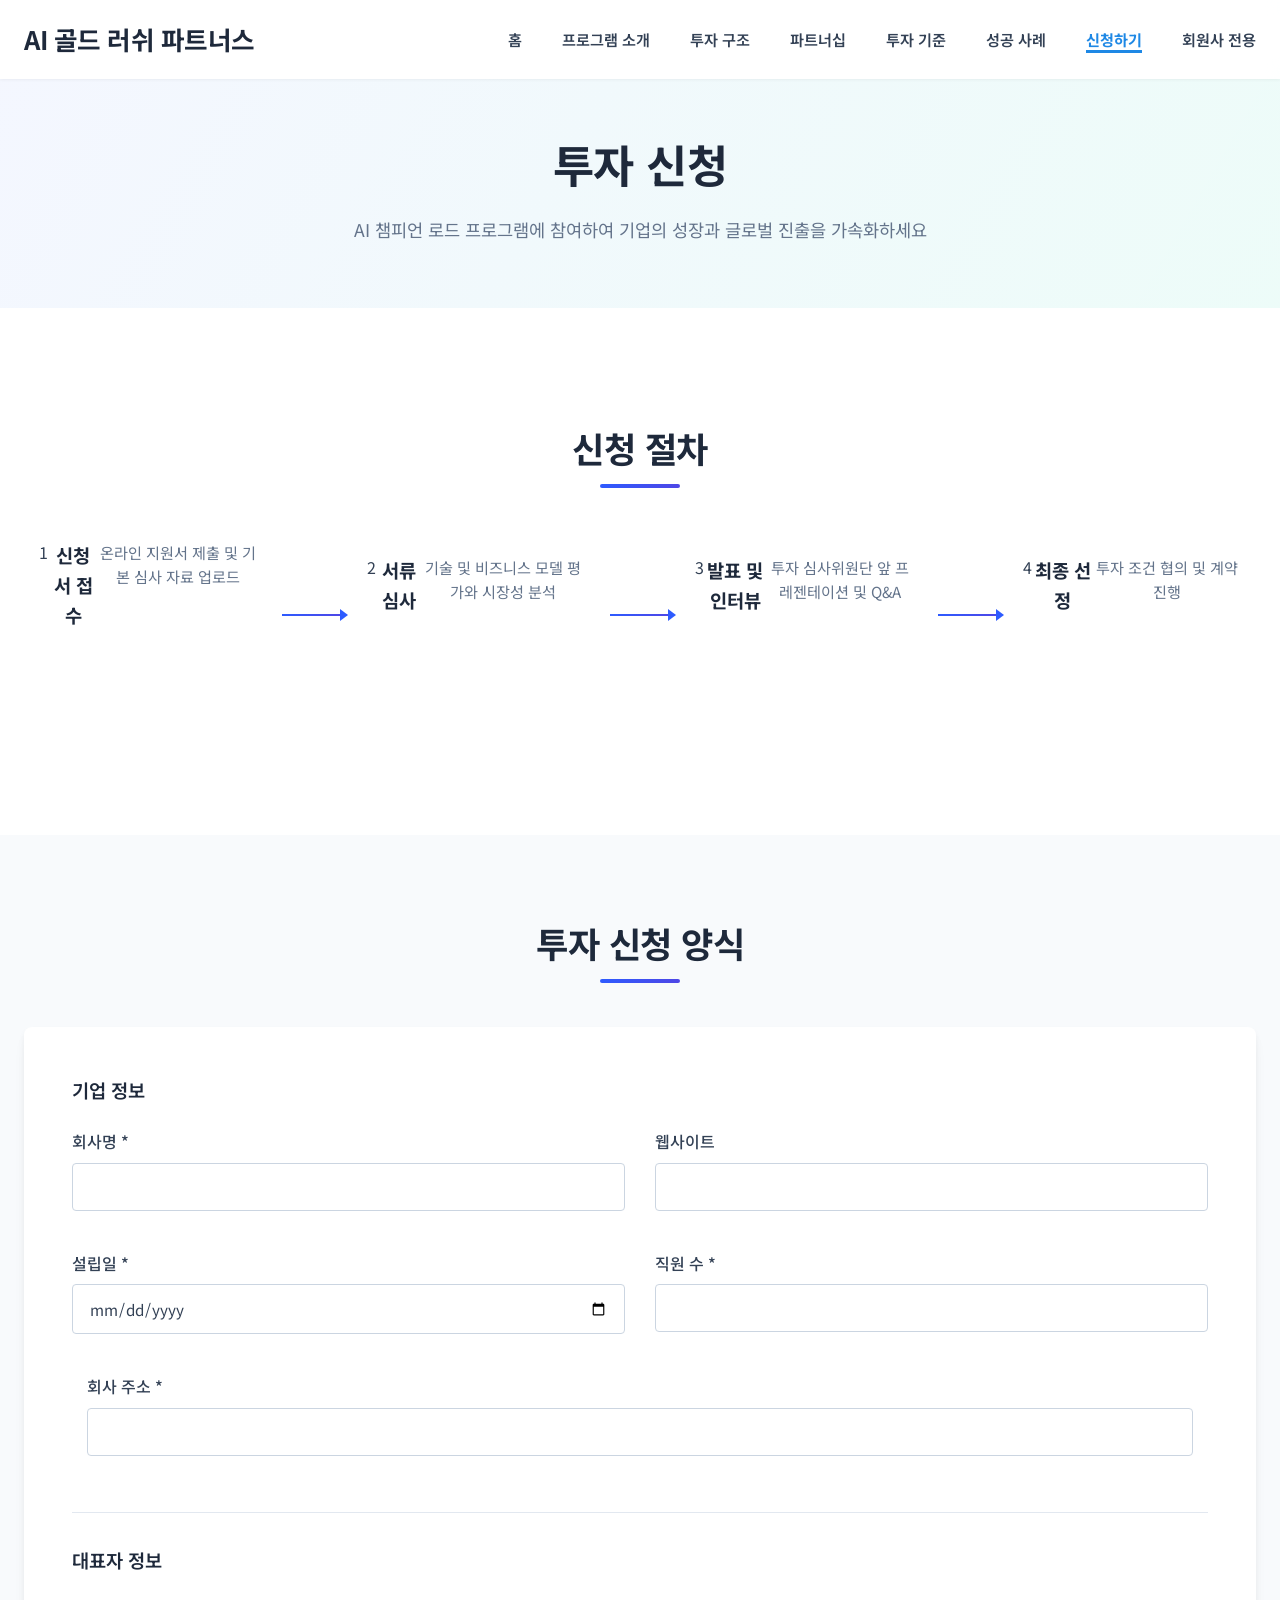
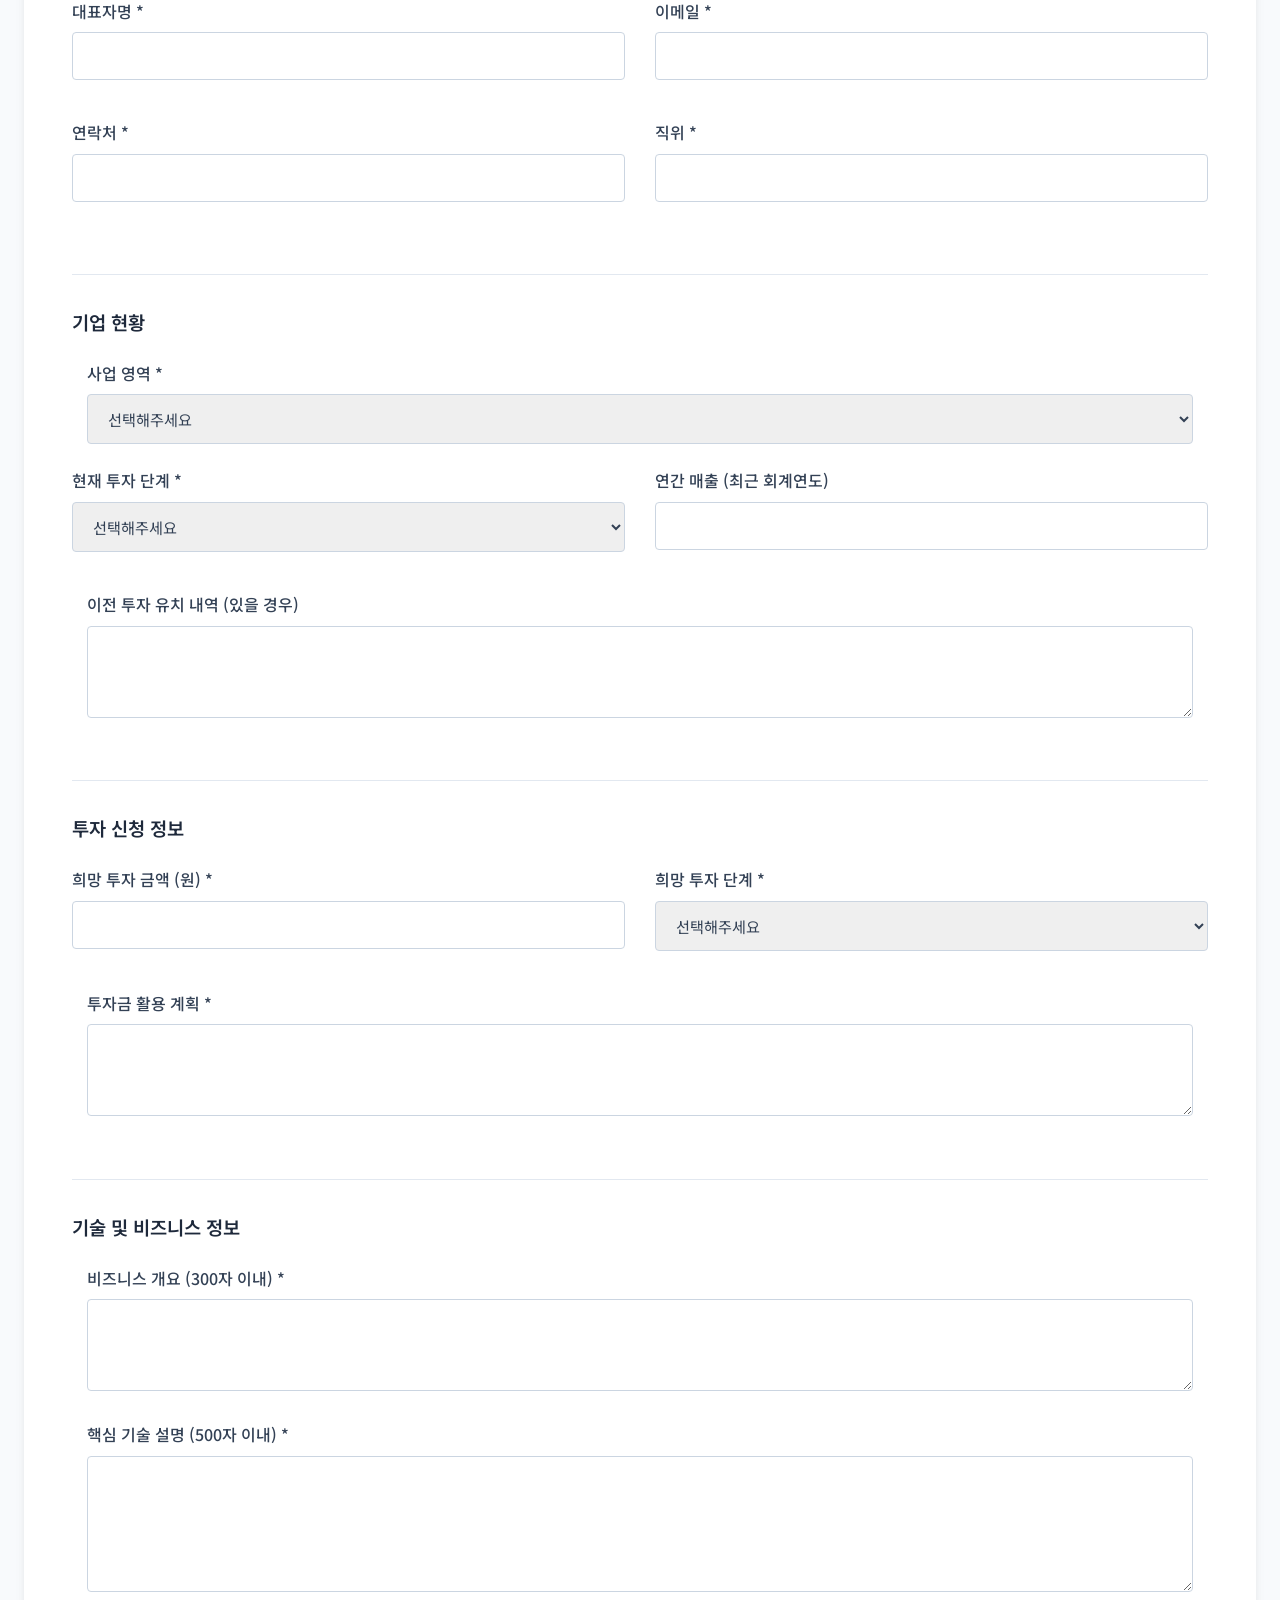
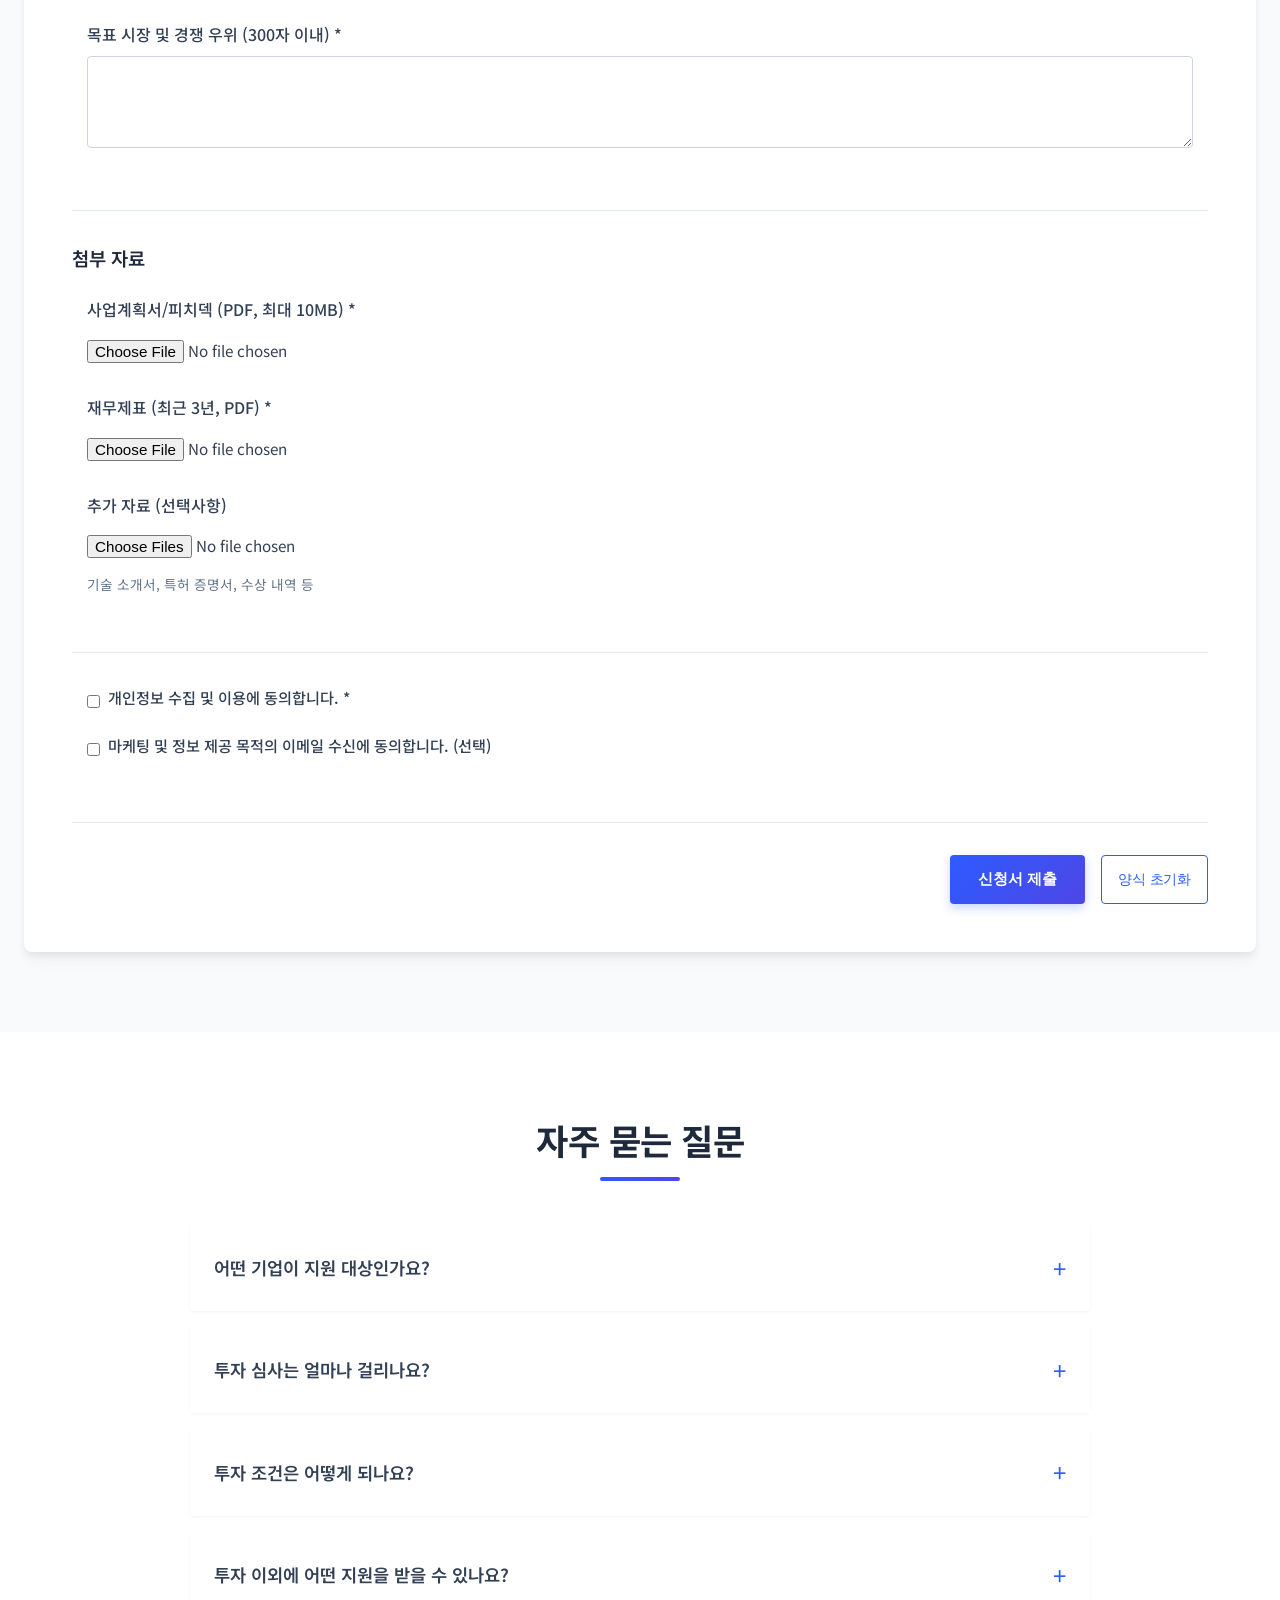
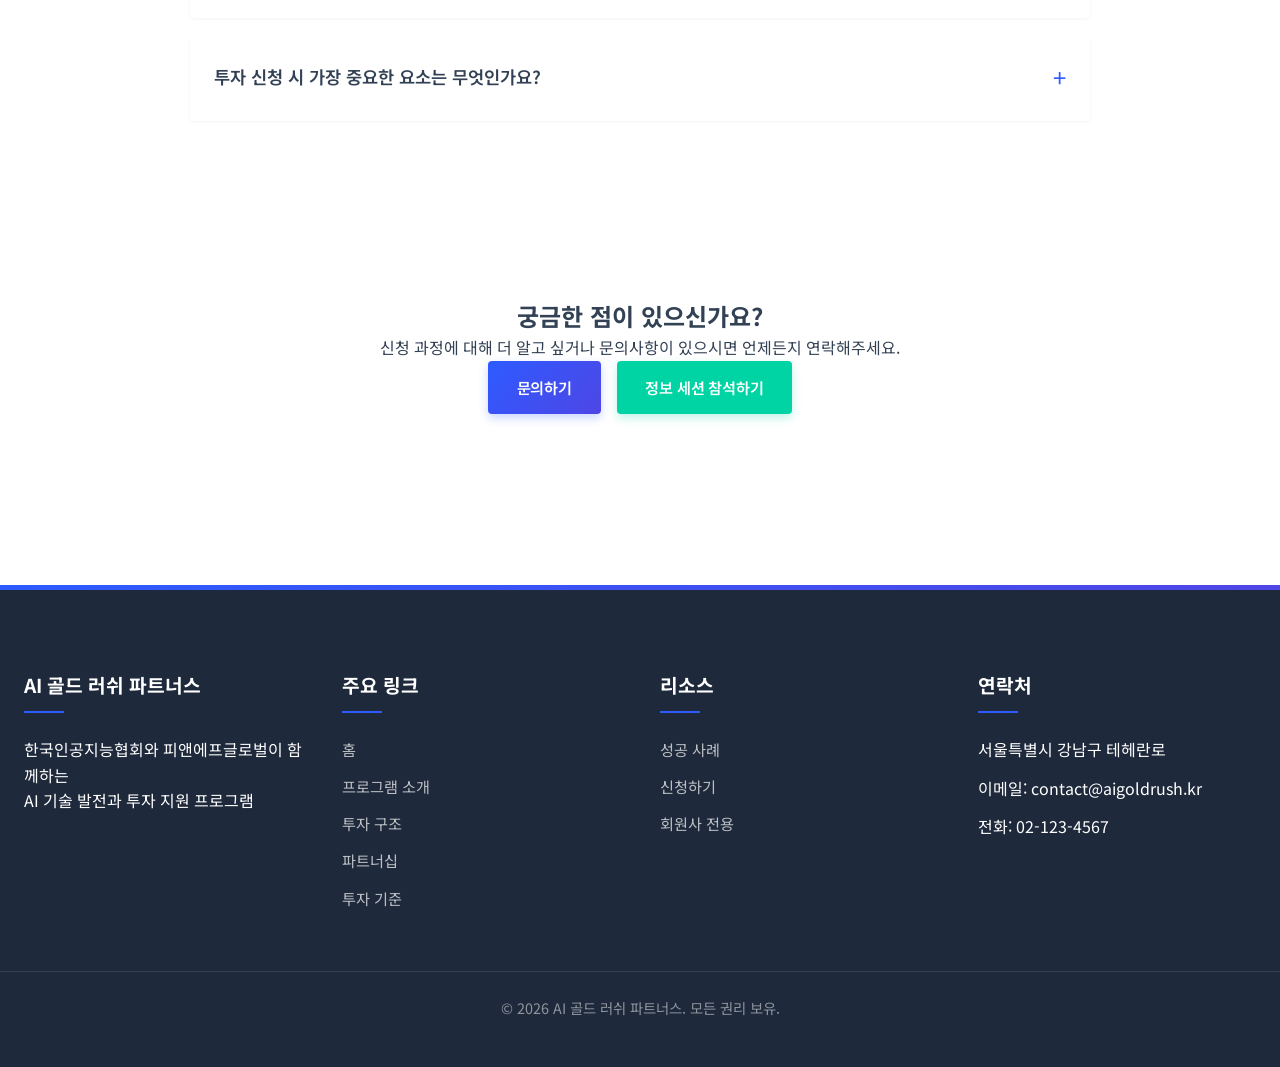
<file: apply.html>
<!DOCTYPE html>
<html lang="ko">
<head>
    <meta charset="UTF-8">
    <meta name="viewport" content="width=device-width, initial-scale=1.0">
    <title>투자 신청 - AI 골드 러쉬 파트너스</title>
    <link rel="stylesheet" href="css/style.css">
    <!-- Google Fonts - Noto Sans KR -->
    <link rel="preconnect" href="https://fonts.googleapis.com">
    <link rel="preconnect" href="https://fonts.gstatic.com" crossorigin>
    <link href="https://fonts.googleapis.com/css2?family=Noto+Sans+KR:wght@300;400;500;600;700;800&display=swap" rel="stylesheet">
</head>
<body>
    <!-- 헤더는 header.js에서 자동으로 삽입됩니다 -->
    
    <!-- 메인 컨텐츠 -->
    <main>
        <!-- 페이지 헤더 섹션 -->
        <section class="page-header">
            <div class="container">
                <h1 class="page-title">투자 신청</h1>
                <p class="page-subtitle">AI 챔피언 로드 프로그램에 참여하여 기업의 성장과 글로벌 진출을 가속화하세요</p>
            </div>
        </section>

        <!-- 신청 절차 섹션 -->
        <section class="section">
            <div class="container">
                <h2 class="section-title">신청 절차</h2>
                <div class="process-diagram horizontal">
                    <div class="process-step">
                        <div class="process-icon">1</div>
                        <h3>신청서 접수</h3>
                        <p>온라인 지원서 제출 및 기본 심사 자료 업로드</p>
                    </div>
                    <div class="process-arrow horizontal"></div>
                    <div class="process-step">
                        <div class="process-icon">2</div>
                        <h3>서류 심사</h3>
                        <p>기술 및 비즈니스 모델 평가와 시장성 분석</p>
                    </div>
                    <div class="process-arrow horizontal"></div>
                    <div class="process-step">
                        <div class="process-icon">3</div>
                        <h3>발표 및 인터뷰</h3>
                        <p>투자 심사위원단 앞 프레젠테이션 및 Q&A</p>
                    </div>
                    <div class="process-arrow horizontal"></div>
                    <div class="process-step">
                        <div class="process-icon">4</div>
                        <h3>최종 선정</h3>
                        <p>투자 조건 협의 및 계약 진행</p>
                    </div>
                </div>
            </div>
        </section>

        <!-- 신청 양식 섹션 -->
        <section class="section light-bg">
            <div class="container">
                <h2 class="section-title">투자 신청 양식</h2>
                <div class="application-form-container">
                    <form id="investment-form" class="application-form" action="#" method="post">
                        <div class="form-section">
                            <h3 class="form-section-title">기업 정보</h3>
                            <div class="form-row">
                                <div class="form-group">
                                    <label for="company_name">회사명 *</label>
                                    <input type="text" id="company_name" name="company_name" required>
                                </div>
                                <div class="form-group">
                                    <label for="company_website">웹사이트</label>
                                    <input type="url" id="company_website" name="company_website">
                                </div>
                            </div>
                            <div class="form-row">
                                <div class="form-group">
                                    <label for="established_date">설립일 *</label>
                                    <input type="date" id="established_date" name="established_date" required>
                                </div>
                                <div class="form-group">
                                    <label for="employees">직원 수 *</label>
                                    <input type="number" id="employees" name="employees" min="1" required>
                                </div>
                            </div>
                            <div class="form-group full-width">
                                <label for="company_address">회사 주소 *</label>
                                <input type="text" id="company_address" name="company_address" required>
                            </div>
                        </div>

                        <div class="form-section">
                            <h3 class="form-section-title">대표자 정보</h3>
                            <div class="form-row">
                                <div class="form-group">
                                    <label for="ceo_name">대표자명 *</label>
                                    <input type="text" id="ceo_name" name="ceo_name" required>
                                </div>
                                <div class="form-group">
                                    <label for="ceo_email">이메일 *</label>
                                    <input type="email" id="ceo_email" name="ceo_email" required>
                                </div>
                            </div>
                            <div class="form-row">
                                <div class="form-group">
                                    <label for="ceo_phone">연락처 *</label>
                                    <input type="tel" id="ceo_phone" name="ceo_phone" required>
                                </div>
                                <div class="form-group">
                                    <label for="contact_position">직위 *</label>
                                    <input type="text" id="contact_position" name="contact_position" required>
                                </div>
                            </div>
                        </div>

                        <div class="form-section">
                            <h3 class="form-section-title">기업 현황</h3>
                            <div class="form-group full-width">
                                <label for="business_area">사업 영역 *</label>
                                <select id="business_area" name="business_area" required>
                                    <option value="">선택해주세요</option>
                                    <option value="vision_ai">컴퓨터 비전 AI</option>
                                    <option value="nlp_ai">자연어 처리 AI</option>
                                    <option value="speech_ai">음성 인식/합성 AI</option>
                                    <option value="recommendation_ai">추천 시스템 AI</option>
                                    <option value="robotics_ai">로보틱스 AI</option>
                                    <option value="medical_ai">의료/헬스케어 AI</option>
                                    <option value="fintech_ai">핀테크 AI</option>
                                    <option value="other_ai">기타 AI 분야</option>
                                </select>
                            </div>
                            <div class="form-row">
                                <div class="form-group">
                                    <label for="funding_stage">현재 투자 단계 *</label>
                                    <select id="funding_stage" name="funding_stage" required>
                                        <option value="">선택해주세요</option>
                                        <option value="pre_seed">프리 시드</option>
                                        <option value="seed">시드</option>
                                        <option value="series_a">시리즈 A</option>
                                        <option value="series_b">시리즈 B</option>
                                        <option value="series_c">시리즈 C 이상</option>
                                        <option value="bootstrap">부트스트랩(투자 미유치)</option>
                                    </select>
                                </div>
                                <div class="form-group">
                                    <label for="revenue">연간 매출 (최근 회계연도)</label>
                                    <input type="text" id="revenue" name="revenue">
                                </div>
                            </div>
                            <div class="form-group full-width">
                                <label for="previous_funding">이전 투자 유치 내역 (있을 경우)</label>
                                <textarea id="previous_funding" name="previous_funding" rows="3"></textarea>
                            </div>
                        </div>

                        <div class="form-section">
                            <h3 class="form-section-title">투자 신청 정보</h3>
                            <div class="form-row">
                                <div class="form-group">
                                    <label for="investment_amount">희망 투자 금액 (원) *</label>
                                    <input type="text" id="investment_amount" name="investment_amount" required>
                                </div>
                                <div class="form-group">
                                    <label for="investment_stage">희망 투자 단계 *</label>
                                    <select id="investment_stage" name="investment_stage" required>
                                        <option value="">선택해주세요</option>
                                        <option value="seed_stage">시드 단계 (최대 5억원)</option>
                                        <option value="growth_stage">성장 단계 (5억~30억원)</option>
                                        <option value="expansion_stage">확장 단계 (30억~100억원)</option>
                                    </select>
                                </div>
                            </div>
                            <div class="form-group full-width">
                                <label for="investment_purpose">투자금 활용 계획 *</label>
                                <textarea id="investment_purpose" name="investment_purpose" rows="3" required></textarea>
                            </div>
                        </div>

                        <div class="form-section">
                            <h3 class="form-section-title">기술 및 비즈니스 정보</h3>
                            <div class="form-group full-width">
                                <label for="business_summary">비즈니스 개요 (300자 이내) *</label>
                                <textarea id="business_summary" name="business_summary" rows="3" required></textarea>
                            </div>
                            <div class="form-group full-width">
                                <label for="technology_summary">핵심 기술 설명 (500자 이내) *</label>
                                <textarea id="technology_summary" name="technology_summary" rows="5" required></textarea>
                            </div>
                            <div class="form-group full-width">
                                <label for="market_summary">목표 시장 및 경쟁 우위 (300자 이내) *</label>
                                <textarea id="market_summary" name="market_summary" rows="3" required></textarea>
                            </div>
                        </div>

                        <div class="form-section">
                            <h3 class="form-section-title">첨부 자료</h3>
                            <div class="form-group full-width">
                                <label for="pitch_deck">사업계획서/피치덱 (PDF, 최대 10MB) *</label>
                                <input type="file" id="pitch_deck" name="pitch_deck" accept=".pdf" required>
                            </div>
                            <div class="form-group full-width">
                                <label for="financial_doc">재무제표 (최근 3년, PDF) *</label>
                                <input type="file" id="financial_doc" name="financial_doc" accept=".pdf" required>
                            </div>
                            <div class="form-group full-width">
                                <label for="additional_doc">추가 자료 (선택사항)</label>
                                <input type="file" id="additional_doc" name="additional_doc" multiple>
                                <small class="form-hint">기술 소개서, 특허 증명서, 수상 내역 등</small>
                            </div>
                        </div>

                        <div class="form-section">
                            <div class="form-group full-width">
                                <div class="checkbox-group">
                                    <input type="checkbox" id="agree_terms" name="agree_terms" required>
                                    <label for="agree_terms">개인정보 수집 및 이용에 동의합니다. *</label>
                                </div>
                                <div class="checkbox-group">
                                    <input type="checkbox" id="agree_marketing" name="agree_marketing">
                                    <label for="agree_marketing">마케팅 및 정보 제공 목적의 이메일 수신에 동의합니다. (선택)</label>
                                </div>
                            </div>
                        </div>

                        <div class="form-actions">
                            <button type="submit" class="btn btn-primary">신청서 제출</button>
                            <button type="reset" class="btn btn-outline">양식 초기화</button>
                        </div>
                    </form>
                </div>
            </div>
        </section>

        <!-- FAQ 섹션 -->
        <section class="section">
            <div class="container">
                <h2 class="section-title">자주 묻는 질문</h2>
                <div class="faq-container">
                    <div class="faq-item">
                        <div class="faq-question">
                            <h3>어떤 기업이 지원 대상인가요?</h3>
                            <span class="faq-toggle">+</span>
                        </div>
                        <div class="faq-answer">
                            <p>혁신적인 AI 기술을 보유하고 있거나 개발 중인 한국 소재 기업이라면 누구나 지원 가능합니다. 단, 지원 시점에 법인이 설립되어 있어야 하며, 기술력과 성장 가능성을 증명할 수 있어야 합니다.</p>
                        </div>
                    </div>
                    <div class="faq-item">
                        <div class="faq-question">
                            <h3>투자 심사는 얼마나 걸리나요?</h3>
                            <span class="faq-toggle">+</span>
                        </div>
                        <div class="faq-answer">
                            <p>신청서 접수 후 1차 서류 심사에 약 2-3주가 소요되며, 1차 통과 기업에 한해 2차 발표 심사가 진행됩니다. 최종 투자 결정까지는 보통 1-2개월 정도 소요됩니다. 단, 투자 규모와 복잡성에 따라 일정은 달라질 수 있습니다.</p>
                        </div>
                    </div>
                    <div class="faq-item">
                        <div class="faq-question">
                            <h3>투자 조건은 어떻게 되나요?</h3>
                            <span class="faq-toggle">+</span>
                        </div>
                        <div class="faq-answer">
                            <p>투자 조건은 기업의 성장 단계, 비즈니스 모델, 기술력 등을 종합적으로 고려하여 개별적으로 협의합니다. 일반적으로 보통주 또는 전환상환우선주(RCPS) 형태로 투자가 이루어지며, 지분율은 기업가치 평가에 기반하여 결정됩니다.</p>
                        </div>
                    </div>
                    <div class="faq-item">
                        <div class="faq-question">
                            <h3>투자 이외에 어떤 지원을 받을 수 있나요?</h3>
                            <span class="faq-toggle">+</span>
                        </div>
                        <div class="faq-answer">
                            <p>AI 챔피언 로드 프로그램에 선정된 기업은 자금 지원 외에도 다음과 같은 혜택을 받을 수 있습니다:</p>
                            <ul>
                                <li>AI 기술 및 비즈니스 전문가 멘토링</li>
                                <li>국내외 투자자 및 파트너사 네트워크 연결</li>
                                <li>후속 투자 유치를 위한 IR 지원</li>
                                <li>사무공간 및 클라우드 인프라 지원</li>
                                <li>인재 채용 및 마케팅 지원</li>
                            </ul>
                        </div>
                    </div>
                    <div class="faq-item">
                        <div class="faq-question">
                            <h3>투자 신청 시 가장 중요한 요소는 무엇인가요?</h3>
                            <span class="faq-toggle">+</span>
                        </div>
                        <div class="faq-answer">
                            <p>심사 과정에서 가장 중요하게 평가되는 요소는 다음과 같습니다:</p>
                            <ul>
                                <li>AI 기술의 혁신성 및 차별성</li>
                                <li>시장 잠재력 및 확장 가능성</li>
                                <li>창업팀의 역량 및 실행력</li>
                                <li>비즈니스 모델의 지속 가능성</li>
                                <li>글로벌 시장 진출 가능성</li>
                            </ul>
                        </div>
                    </div>
                </div>
            </div>
        </section>

        <!-- CTA 섹션 -->
        <section class="section cta-section">
            <div class="container">
                <div class="cta-content text-center">
                    <h2>궁금한 점이 있으신가요?</h2>
                    <p>신청 과정에 대해 더 알고 싶거나 문의사항이 있으시면 언제든지 연락해주세요.</p>
                    <div class="cta-buttons">
                        <a href="contact.html" class="btn btn-primary">문의하기</a>
                        <a href="#" class="btn btn-secondary" data-modal="info-session-modal">정보 세션 참석하기</a>
                    </div>
                </div>
            </div>
        </section>
    </main>
    
    <!-- 푸터는 footer.js에서 자동으로 삽입됩니다 -->

    <!-- 정보 세션 모달 -->
    <div id="info-session-modal" class="modal">
        <div class="modal-content">
            <span class="modal-close">&times;</span>
            <h2>AI 챔피언 로드 정보 세션</h2>
            <p>투자 프로그램에 대해 자세히 알아보고 질문할 수 있는 기회입니다.</p>
            <div class="session-schedule">
                <h3>다가오는 일정</h3>
                <ul class="session-list">
                    <li>
                        <span class="session-date">2025년 4월 25일 (금) 오후 2시</span>
                        <span class="session-location">온라인 웨비나</span>
                    </li>
                    <li>
                        <span class="session-date">2025년 5월 9일 (금) 오후 4시</span>
                        <span class="session-location">서울 강남구 AI 이노베이션 센터</span>
                    </li>
                    <li>
                        <span class="session-date">2025년 5월 23일 (금) 오전 10시</span>
                        <span class="session-location">온라인 웨비나</span>
                    </li>
                </ul>
            </div>
            <div class="session-form">
                <h3>참석 신청</h3>
                <form id="session-register-form" action="#" method="post">
                    <div class="form-row">
                        <div class="form-group">
                            <label for="session_name">이름 *</label>
                            <input type="text" id="session_name" name="session_name" required>
                        </div>
                        <div class="form-group">
                            <label for="session_email">이메일 *</label>
                            <input type="email" id="session_email" name="session_email" required>
                        </div>
                    </div>
                    <div class="form-row">
                        <div class="form-group">
                            <label for="session_company">회사명 *</label>
                            <input type="text" id="session_company" name="session_company" required>
                        </div>
                        <div class="form-group">
                            <label for="session_date">참석 희망 일정 *</label>
                            <select id="session_date" name="session_date" required>
                                <option value="">선택해주세요</option>
                                <option value="20250425">2025년 4월 25일 (온라인)</option>
                                <option value="20250509">2025년 5월 9일 (오프라인)</option>
                                <option value="20250523">2025년 5월 23일 (온라인)</option>
                            </select>
                        </div>
                    </div>
                    <div class="form-actions">
                        <button type="submit" class="btn btn-primary">참석 신청</button>
                    </div>
                </form>
            </div>
        </div>
    </div>

    <!-- JavaScript 파일 -->
    <script src="js/header.js"></script>
    <script src="js/footer.js"></script>
    <script src="js/app.js"></script>
    <script src="js/main.js"></script>
</body>
</html>
</file>
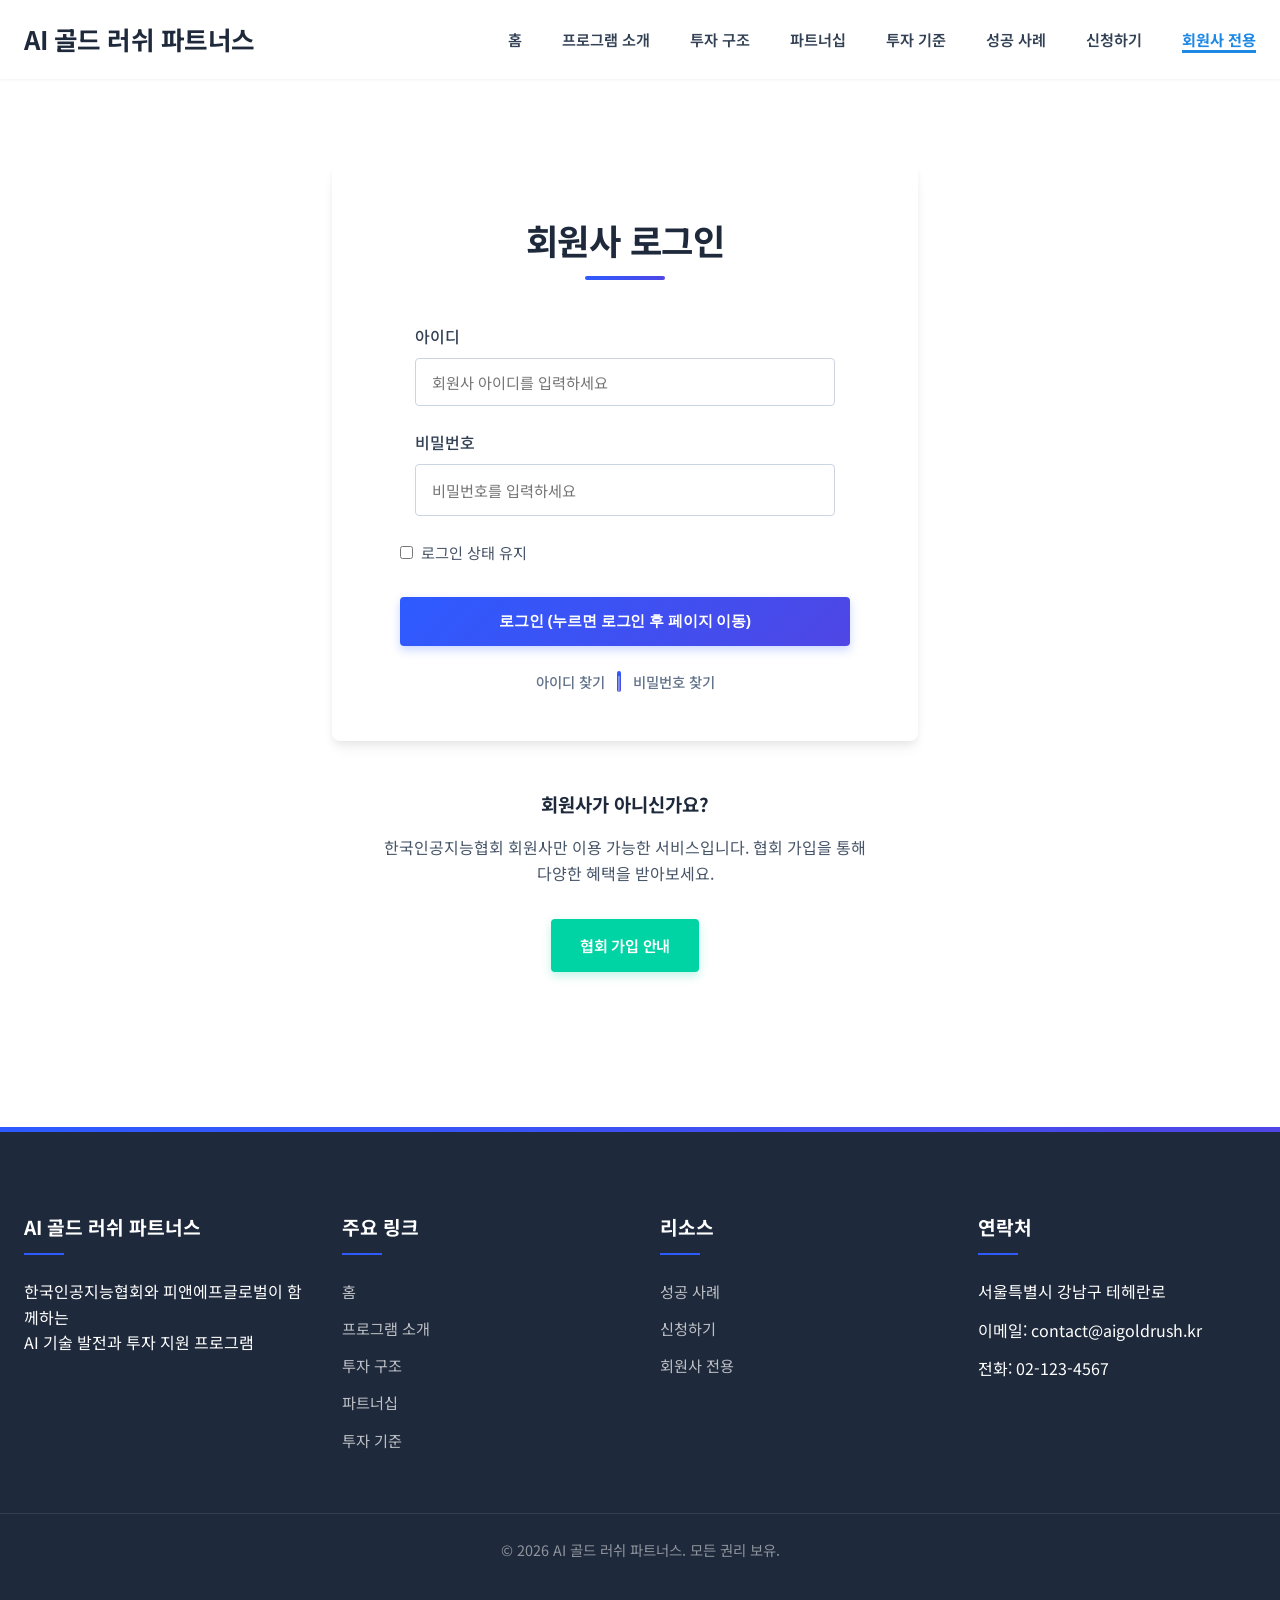
<file: member.html>
<!DOCTYPE html>
<html lang="ko">
<head>
    <meta charset="UTF-8">
    <meta name="viewport" content="width=device-width, initial-scale=1.0">
    <title>회원사 전용 | AI 골드 러쉬 파트너스</title>
    <link rel="stylesheet" href="css/style.css">
    <!-- Google Fonts - Noto Sans KR -->
    <link rel="preconnect" href="https://fonts.googleapis.com">
    <link rel="preconnect" href="https://fonts.gstatic.com" crossorigin>
    <link href="https://fonts.googleapis.com/css2?family=Noto+Sans+KR:wght@300;400;500;600;700;800&display=swap" rel="stylesheet">
</head>
<body>
    <!-- 헤더는 header.js에서 자동으로 삽입됩니다 -->
    
    <!-- 메인 컨텐츠 -->
    <main>
        <!-- 로그인 섹션 -->
        <section class="section login-section">
            <div class="container">
                <div class="row">
                    <div class="col-6 offset-3">
                        <div class="login-card">
                            <h2 class="section-title">회원사 로그인</h2>
                            <form class="login-form" action="member2.html" method="get">
                                <div class="form-group">
                                    <label for="memberID">아이디</label>
                                    <input type="text" id="memberID" name="memberID" class="form-control" placeholder="회원사 아이디를 입력하세요">
                                </div>
                                <div class="form-group">
                                    <label for="password">비밀번호</label>
                                    <input type="password" id="password" name="password" class="form-control" placeholder="비밀번호를 입력하세요">
                                </div>
                                <div class="form-check">
                                    <input type="checkbox" id="rememberLogin" class="form-check-input">
                                    <label for="rememberLogin" class="form-check-label">로그인 상태 유지</label>
                                </div>
                                <div class="login-buttons">
                                    <button type="submit" class="btn btn-primary btn-block">로그인 (누르면 로그인 후 페이지 이동)</button>
                                </div>
                                <div class="login-links">
                                    <a href="#" class="text-link">아이디 찾기</a>
                                    <span class="divider">|</span>
                                    <a href="#" class="text-link">비밀번호 찾기</a>
                                </div>
                            </form>
                        </div>
                        <div class="non-member-section">
                            <h3>회원사가 아니신가요?</h3>
                            <p>한국인공지능협회 회원사만 이용 가능한 서비스입니다. 협회 가입을 통해 다양한 혜택을 받아보세요.</p>
                            <a href="#" class="btn btn-secondary">협회 가입 안내</a>
                        </div>
                    </div>
                </div>
            </div>
        </section>

    </main>
    
    <!-- 푸터는 footer.js에서 자동으로 삽입됩니다 -->

    <!-- JavaScript 파일 -->
    <script src="js/header.js"></script>
    <script src="js/footer.js"></script>
    <script src="js/app.js"></script>
</body>
</html>
</file>
<file: css/style.css>
:root {
  --primary-color: #2D5BFF;  /* 모던한 블루 */
  --secondary-color: #00D4A4; /* 비비드 그린 */
  --accent-color: #1E293B;  /* 딥 다크 블루 */
  --text-color: #334155;
  --light-bg: #F8FAFC;
  --border-radius: 4px;
  --border-radius-md: 8px;
  --shadow-sm: 0 1px 3px rgba(0,0,0,0.05);
  --shadow-md: 0 4px 6px rgba(0,0,0,0.05), 0 10px 15px -3px rgba(0,0,0,0.05);
  --shadow-lg: 0 10px 15px -3px rgba(0,0,0,0.1), 0 4px 6px -4px rgba(0,0,0,0.05);
  --transition: all 0.3s cubic-bezier(0.4, 0, 0.2, 1);
  --gradient-primary: linear-gradient(135deg, var(--primary-color), #4F46E5);
}

* {
  margin: 0;
  padding: 0;
  box-sizing: border-box;
}

body {
  font-family: 'Noto Sans KR', sans-serif;
  line-height: 1.6;
  color: var(--text-color);
  overflow-x: hidden; /* 가로 스크롤 방지 */
  background-color: #FFFFFF;
}

/* 헤더 스타일 */
.header {
  position: fixed;
  top: 0;
  left: 0;
  right: 0;
  z-index: 1000;
  background-color: rgba(255, 255, 255, 0.95);
  backdrop-filter: blur(8px);
  -webkit-backdrop-filter: blur(8px);
  padding: 1.2rem 0;
  box-shadow: var(--shadow-sm);
  transition: var(--transition);
}

.header.scrolled {
  padding: 0.8rem 0;
  background-color: rgba(255, 255, 255, 0.98);
  box-shadow: var(--shadow-md);
}

.header-container {
  max-width: 1280px;
  margin: 0 auto;
  padding: 0 24px;
  display: flex;
  justify-content: space-between;
  align-items: center;
}

.logo {
  font-size: 1.6rem;
  font-weight: 700;
  letter-spacing: -0.5px;
}

.logo a {
  color: var(--accent-color);
  text-decoration: none;
}

.nav-links {
  display: flex;
  gap: 2.5rem;
  list-style: none;
}

.nav-links a {
  color: var(--text-color);
  text-decoration: none;
  font-weight: 600;
  font-size: 0.95rem;
  transition: var(--transition);
  position: relative;
}

/* 현재 페이지 메뉴 강조 스타일 */
.nav-links li.active a {
  color: #1e88e5; /* 강조 색상 - 파란색 */
  font-weight: 700;
}

/* 밑줄 효과 추가 */
.nav-links li.active a::after {
  content: '';
  position: absolute;
  width: 100%;
  height: 3px;
  background-color: #1e88e5;
  bottom: -3px;
  left: 0;
}
.col-6 img {
  max-width: 100%;
}

.nav-links a::after {
  content: '';
  position: absolute;
  width: 0;
  height: 2px;
  bottom: -4px;
  left: 0;
  background: var(--primary-color);
  transition: var(--transition);
}

.nav-links a:hover {
  color: var(--primary-color);
}

.nav-links a:hover::after {
  width: 100%;
}

.hamburger {
  display: none;
  cursor: pointer;
}

/* 푸터 스타일 수정 */
.footer {
  background-color: var(--accent-color);
  color: white;
  padding: 5rem 0 3rem;
  margin-top: 6rem;
  position: relative;
}

.footer::before {
  content: '';
  position: absolute;
  top: -5px;
  left: 0;
  right: 0;
  height: 5px;
  background: var(--gradient-primary);
}

.footer-container {
  max-width: 1280px;
  margin: 0 auto;
  padding: 0 24px;
  display: grid;
  grid-template-columns: repeat(auto-fit, minmax(250px, 1fr));
  gap: 2.5rem;
}

.footer-section h3 {
  margin-bottom: 1.5rem;
  color: white;
  font-size: 1.2rem;
  position: relative;
  padding-bottom: 0.8rem;
}

.footer-section h3::after {
  content: '';
  position: absolute;
  bottom: 0;
  left: 0;
  width: 40px;
  height: 2px;
  background: var(--primary-color);
}

.footer-links {
  list-style: none;
  padding: 0;
}

.footer-links li {
  margin-bottom: 0.8rem;
}

.footer-links a {
  color: rgba(255, 255, 255, 0.7);
  text-decoration: none;
  transition: var(--transition);
  display: block;
  font-size: 0.95rem;
}

.footer-links a:hover {
  color: white;
  transform: translateX(5px);
}

.footer-bottom {
  max-width: 1280px;
  margin: 0 auto;
  padding: 1.5rem 24px 0;
  border-top: 1px solid rgba(255,255,255,0.1);
  margin-top: 3rem;
  text-align: center;
  font-size: 0.9rem;
  color: rgba(255, 255, 255, 0.5);
}

.contact-info {
  margin-bottom: 0.8rem;
  display: flex;
  align-items: flex-start;
  color: rgba(255, 255, 255, 0.7);
  font-size: 0.95rem;
}

.contact-info i {
  margin-right: 10px;
  color: var(--primary-color);
}

.social-links {
  display: flex;
  gap: 1rem;
  margin-top: 1.5rem;
}

.social-links a {
  display: flex;
  align-items: center;
  justify-content: center;
  width: 36px;
  height: 36px;
  border-radius: 50%;
  background: rgba(255, 255, 255, 0.1);
  color: white;
  transition: var(--transition);
}

.social-links a:hover {
  background: var(--primary-color);
  transform: translateY(-3px);
}

/* 메인 콘텐츠 스타일 */
.container {
  max-width: 1280px;
  margin: 0 auto;
  padding: 0 24px;
  position: relative; /* 포지셔닝 컨텍스트 추가 */
}

.section {
  padding: 5rem 0;
  position: relative; /* 포지셔닝 컨텍스트 추가 */
}

.section-title {
  text-align: center;
  margin-bottom: 3.5rem;
  font-size: 2.2rem;
  font-weight: 700;
  color: var(--accent-color);
  position: relative;
  letter-spacing: -0.5px;
}

.section-title::after {
  content: '';
  position: absolute;
  width: 80px;
  height: 4px;
  background: var(--gradient-primary);
  bottom: -12px;
  left: 50%;
  transform: translateX(-50%);
  border-radius: 2px;
}

.light-bg {
  background-color: var(--light-bg);
}

/* 히어로 섹션 */
.hero {
  height: 100vh;
  display: flex;
  align-items: center;
  justify-content: center;
  position: relative;
  overflow: hidden;
  background: linear-gradient(135deg, rgba(30, 41, 59, 0.02), rgba(45, 91, 255, 0.05));
  padding-top: 80px;
}

.hero-particles {
  position: absolute;
  top: 0;
  left: 0;
  right: 0;
  bottom: 0;
  z-index: 1;
}

.hero-badge {
  display: inline-block;
  background: rgba(45, 91, 255, 0.1);
  color: var(--primary-color);
  font-weight: 600;
  font-size: 0.9rem;
  padding: 0.5rem 1.2rem;
  border-radius: 50px;
  margin-bottom: 1.5rem;
  letter-spacing: -0.2px;
  transform: translateY(30px);
  opacity: 0;
  animation: fadeInUp 0.8s cubic-bezier(0.4, 0, 0.2, 1) forwards;
}

.hero-title {
  font-size: 4rem;
  font-weight: 800;
  margin-bottom: 1.5rem;
  color: var(--accent-color);
  letter-spacing: -1.5px;
  line-height: 1.2;
  transform: translateY(30px);
  opacity: 0;
  animation: fadeInUp 0.8s cubic-bezier(0.4, 0, 0.2, 1) 0.2s forwards;
}

.hero-subtitle {
  font-size: 1.4rem;
  margin-bottom: 2.5rem;
  color: #475569;
  font-weight: 400;
  max-width: 700px;
  margin-left: auto;
  margin-right: auto;
  transform: translateY(30px);
  opacity: 0;
  animation: fadeInUp 0.8s cubic-bezier(0.4, 0, 0.2, 1) 0.4s forwards;
}

.hero .cta-buttons {
  transform: translateY(30px);
  opacity: 0;
  animation: fadeInUp 0.8s cubic-bezier(0.4, 0, 0.2, 1) 0.6s forwards;
}

.scroll-down-indicator {
  position: absolute;
  bottom: 40px;
  left: 50%;
  transform: translateX(-50%);
  display: flex;
  flex-direction: column;
  align-items: center;
  color: #64748b;
  font-size: 0.9rem;
  opacity: 0;
  animation: fadeIn 1s ease 1.5s forwards;
}

.scroll-arrow {
  width: 16px;
  height: 30px;
  margin-top: 8px;
  border: 2px solid #64748b;
  border-radius: 10px;
  position: relative;
}

.scroll-arrow::before {
  content: "";
  width: 4px;
  height: 8px;
  position: absolute;
  top: 6px;
  left: 50%;
  transform: translateX(-50%);
  background: #64748b;
  border-radius: 4px;
  animation: scrollDown 2s ease infinite;
}

@keyframes scrollDown {
  0% { opacity: 1; transform: translateX(-50%) translateY(0); }
  50% { opacity: 0; transform: translateX(-50%) translateY(8px); }
  100% { opacity: 1; transform: translateX(-50%) translateY(0); }
}

.hero::before {
  content: '';
  position: absolute;
  top: 0;
  left: 0;
  right: 0;
  bottom: 0;
  background-image: url('../images/grid-pattern.svg');
  background-size: 30px;
  opacity: 0.3;
  z-index: 1;
}

.hero-content {
  text-align: center;
  max-width: 900px;
  padding: 0 24px;
  position: relative;
  z-index: 2;
}

.cta-buttons {
  display: flex;
  gap: 1rem;
  justify-content: center;
  flex-wrap: wrap;
}

.btn {
  display: inline-flex;
  align-items: center;
  justify-content: center;
  padding: 0.9rem 1.8rem;
  border-radius: var(--border-radius);
  font-weight: 600;
  text-decoration: none;
  transition: var(--transition);
  border: none;
  cursor: pointer;
  font-size: 0.95rem;
  letter-spacing: -0.2px;
}

.btn-primary {
  background: var(--gradient-primary);
  color: white;
  box-shadow: 0 4px 10px rgba(45, 91, 255, 0.25);
}

.btn-primary:hover {
  transform: translateY(-2px);
  box-shadow: 0 6px 15px rgba(45, 91, 255, 0.35);
}

.btn-secondary {
  background: var(--secondary-color);
  color: white;
  box-shadow: 0 4px 10px rgba(0, 212, 164, 0.25);
}

.btn-secondary:hover {
  transform: translateY(-2px);
  box-shadow: 0 6px 15px rgba(0, 212, 164, 0.35);
}

/* 그리드 시스템 */
.row {
  display: flex;
  flex-wrap: wrap;
  margin: -15px;
  width: 100%; /* 너비 100% 명시 */
}

.col {
  padding: 15px;
  flex: 1 0 0%;
}

.col-12 { flex: 0 0 100%; max-width: 100%; padding: 15px; }
.col-6 { flex: 0 0 50%; max-width: 50%; padding: 15px; }
.col-4 { flex: 0 0 33.333333%; max-width: 33.333333%; padding: 15px; }
.col-3 { flex: 0 0 25%; max-width: 25%; padding: 15px; }

/* 카드 UI 스타일 */
.card {
  background-color: white;
  border-radius: var(--border-radius-md);
  overflow: hidden;
  box-shadow: var(--shadow-md);
  transition: var(--transition);
  height: 100%; /* 카드 높이 일관성 */
  display: flex;
  flex-direction: column;
  border: 1px solid rgba(0,0,0,0.03);
}

.card:hover {
  transform: translateY(-5px);
  box-shadow: var(--shadow-lg);
}

.card-img {
  width: 100%;
  height: 220px;
  object-fit: cover;
}

.card-body {
  padding: 2rem;
  flex: 1; /* 카드 내용 영역 확장 */
  display: flex;
  flex-direction: column;
}

.card-icon {
  margin-bottom: 1.5rem;
  text-align: center;
  height: 70px;
  display: flex;
  align-items: center;
  justify-content: center;
}

.value-icon {
  width: 70px;
  height: 70px;
  object-fit: contain;
  transition: var(--transition);
}

.card:hover .value-icon {
  transform: scale(1.1);
}

.card-title {
  font-size: 1.25rem;
  margin-bottom: 1rem;
  color: var(--accent-color);
  font-weight: 700;
  letter-spacing: -0.3px;
}

.card-text {
  color: #64748b;
  margin-bottom: 1.5rem;
  flex: 1; /* 텍스트 영역 확장 */
}

/* 탭 스타일 수정 - 스크롤바 제거 및 리스트 스타일 변경 */
.tab-container {
  margin-top: 2rem;
  width: 100%;
}

.tab-buttons {
  display: flex;
  border-bottom: 2px solid #e2e8f0;
  margin-bottom: 2.5rem;
  overflow: hidden; /* 스크롤바 제거 */
  -webkit-overflow-scrolling: touch;
  padding-bottom: 1px;
  flex-wrap: wrap; /* 탭 버튼을 여러 줄로 표시 */
}

.tab-button {
  padding: 1rem 1.8rem;
  background: none;
  border: none;
  border-bottom: 3px solid transparent;
  margin-bottom: -2px;
  cursor: pointer;
  font-weight: 600;
  color: #64748b;
  transition: var(--transition);
  white-space: nowrap; /* 버튼 텍스트 줄바꿈 방지 */
  letter-spacing: -0.2px;
  font-size: 0.95rem;
}

.tab-contents {
  position: relative;
  overflow: visible; /* 오버플로우 허용 */
  width: 100%;
}

.tab-content {
  display: none;
  opacity: 0;
  transition: opacity 0.3s ease;
  width: 100%;
  left: 0;
}

.tab-content.active {
  display: block;
  opacity: 1;
  position: relative;
  animation: fadeIn 0.5s ease;
}

.feature-list {
  list-style: none; /* 리스트 마커 제거 */
  margin: 1.5rem 0;
  padding: 0;
}

.feature-list li {
  margin-bottom: 0.8rem;
  position: relative;
  padding-left: 1.5rem;
  color: #475569;
}

.feature-list li::before {
  content: "•"; /* 불릿 스타일 변경 */
  color: var(--primary-color);
  position: absolute;
  left: 0;
  top: 0;
}

/* 프로세스 다이어그램 */
.process-section {
  background: linear-gradient(135deg, rgba(45, 91, 255, 0.03), rgba(79, 70, 229, 0.05));
}

.process-diagram {
  display: flex;
  flex-wrap: wrap;
  justify-content: center;
  align-items: center;
  margin: 4rem 0;
}

.process-step {
  text-align: center;
  flex: 1;
  min-width: 200px;
  margin: 0 15px 20px;
  transition: var(--transition);
}

.process-step:hover {
  transform: translateY(-5px);
}


@keyframes spin {
  0% { transform: rotate(0deg); }
  100% { transform: rotate(360deg); }
}

.process-step h3 {
  margin-bottom: 0.8rem;
  font-weight: 700;
  color: var(--accent-color);
}

.process-step p {
  color: #64748b;
  font-size: 0.95rem;
  max-width: 250px;
  margin: 0 auto;
}

.process-arrow {
  width: 60px;
  height: 2px;
  background: var(--gradient-primary);
  position: relative;
  margin: 35px 5px;
}

.process-arrow::after {
  content: '';
  position: absolute;
  right: -6px;
  top: -5px;
  border-top: 6px solid transparent;
  border-bottom: 6px solid transparent;
  border-left: 8px solid var(--primary-color);
}

/* 성과 수치 */
.counter-section {
  background: linear-gradient(to right, var(--accent-color), #0f172a);
  color: white;
  padding: 6rem 0;
  position: relative;
  overflow: hidden;
}

.counter-section::before {
  content: '';
  position: absolute;
  top: 0;
  left: 0;
  right: 0;
  bottom: 0;
  background-image: url('../images/dot-grid.svg');
  background-size: 30px;
  opacity: 0.05;
}

.counter-section .section-title {
  color: white;
  margin-bottom: 4rem;
}

.counter-section .section-title::after {
  background: white;
}

.counter-card {
  text-align: center;
  padding: 2rem 1rem;
  background: rgba(255, 255, 255, 0.05);
  border-radius: var(--border-radius-md);
  backdrop-filter: blur(5px);
  -webkit-backdrop-filter: blur(5px);
  border: 1px solid rgba(255, 255, 255, 0.1);
  transition: var(--transition);
  height: 100%;
}

.counter-card:hover {
  transform: translateY(-5px);
  background: rgba(255, 255, 255, 0.1);
}

.counter {
  font-size: 3.2rem;
  font-weight: 800;
  color: white;
  margin-bottom: 0.5rem;
  background: linear-gradient(to right, #fff, rgba(255,255,255,0.7));
  -webkit-background-clip: text;
  -webkit-text-fill-color: transparent;
}

.counter-card p {
  color: rgba(255, 255, 255, 0.7);
  font-size: 1.1rem;
}

/* 애니메이션 효과 */
@keyframes fadeIn {
  from { opacity: 0; }
  to { opacity: 1; }
}

@keyframes fadeInLeft {
  from {
    opacity: 0;
    transform: translateX(-30px);
  }
  to {
    opacity: 1;
    transform: translateX(0);
  }
}

@keyframes fadeInRight {
  from {
    opacity: 0;
    transform: translateX(30px);
  }
  to {
    opacity: 1;
    transform: translateX(0);
  }
}

@keyframes fadeInUp {
  from {
    opacity: 0;
    transform: translateY(30px);
  }
  to {
    opacity: 1;
    transform: translateY(0);
  }
}

.fade-in {
  animation: fadeIn 1s cubic-bezier(0.4, 0, 0.2, 1);
}

.fade-in-left {
  animation: fadeInLeft 1s cubic-bezier(0.4, 0, 0.2, 1);
}

.fade-in-right {
  animation: fadeInRight 1s cubic-bezier(0.4, 0, 0.2, 1);
}

.fade-in-up {
  animation: fadeInUp 1s cubic-bezier(0.4, 0, 0.2, 1);
}

/* 챔피언 섹션 스타일 */
.champion-section {
  padding: 6rem 0;
  background: white;
  position: relative;
  overflow: hidden;
}

.champion-section::before {
  content: '';
  position: absolute;
  height: 600px;
  width: 600px;
  background: radial-gradient(circle, rgba(45, 91, 255, 0.1), transparent 70%);
  top: -200px;
  right: -200px;
  border-radius: 50%;
}

.image-container {
  position: relative;
  border-radius: var(--border-radius-md);
  overflow: hidden;
  box-shadow: var(--shadow-lg);
}

.feature-image {
  width: 100%;
  height: auto;
  display: block;
  transform: scale(1.01);
  transition: transform 0.7s ease;
}

.image-container:hover .feature-image {
  transform: scale(1.05);
}

.image-overlay {
  position: absolute;
  top: 0;
  left: 0;
  right: 0;
  bottom: 0;
  background: linear-gradient(to bottom, rgba(0,0,0,0), rgba(15,23,42,0.6));
  z-index: 1;
}

.content-box {
  padding: 2rem;
  height: 100%;
}

.subtitle {
  display: inline-block;
  background-color: rgba(45, 91, 255, 0.1);
  color: var(--primary-color);
  padding: 0.4rem 1rem;
  border-radius: 50px;
  font-weight: 600;
  font-size: 0.85rem;
  margin-bottom: 1rem;
}

.feature-title {
  font-size: 2.2rem;
  margin-bottom: 1rem;
  color: var(--accent-color);
  font-weight: 700;
  letter-spacing: -0.5px;
  line-height: 1.3;
}

.divider {
  width: 60px;
  height: 3px;
  background: var(--gradient-primary);
  margin: 1.5rem 0;
  border-radius: 3px;
}

/* 투자 그래프 */
.investment-graph {
  display: flex;
  justify-content: space-around;
  margin: 2.5rem 0;
  height: 200px;
  align-items: flex-end;
}

.graph-item {
  display: flex;
  flex-direction: column;
  align-items: center;
  width: 80px;
}

.graph-bar {
  width: 60px;
  background: var(--gradient-primary);
  border-radius: var(--border-radius) var(--border-radius) 0 0;
  box-shadow: 0 4px 10px rgba(45, 91, 255, 0.2);
  transition: var(--transition);
}

.graph-item:hover .graph-bar {
  transform: translateY(-10px);
  box-shadow: 0 8px 15px rgba(45, 91, 255, 0.3);
}

.graph-label {
  margin-top: 0.8rem;
  text-align: center;
  font-size: 0.9rem;
  color: #64748b;
  font-weight: 500;
}

.graph-value {
  color: var(--primary-color);
  font-weight: 700;
  font-size: 0.95rem;
  margin-top: 0.3rem;
}

/* 비전 섹션 */
.vision-section {
  position: relative;
  color: white;
  padding: 8rem 0;
  overflow: hidden;
}

.parallax-bg {
  position: absolute;
  top: 0;
  left: 0;
  right: 0;
  bottom: 0;
  background: linear-gradient(rgba(15, 23, 42, 0.8), rgba(15, 23, 42, 0.9)), url('../images/vision-bg.jpg');
  background-size: cover;
  background-position: center;
  background-attachment: fixed;
  z-index: -1;
}

.vision-content {
  text-align: center;
  max-width: 900px;
  margin: 0 auto;
}

.vision-title {
  font-size: 2.8rem;
  margin-bottom: 2rem;
  font-weight: 700;
  line-height: 1.3;
  letter-spacing: -0.5px;
}

.vision-text {
  font-size: 1.3rem;
  color: rgba(255, 255, 255, 0.9);
  max-width: 800px;
  margin: 0 auto;
}

/* 파트너 로고 슬라이더 */
.partner-slider {
  overflow: hidden;
  margin: 3rem 0;
  padding: 2rem 0;
  /* background-color: var(--light-bg); */
  border-radius: var(--border-radius-md);
}

.partner-logos {
  display: flex;
  animation: scroll 30s linear infinite;
}

.partner-logo {
  flex: 0 0 200px;
  margin: 0 2.5rem;
  display: flex;
  align-items: center;
  justify-content: center;
}

.partner-logo img {
  max-width: 100%;
  max-height: 60px;
  filter: grayscale(100%) brightness(1.2) contrast(0.8);
  opacity: 0.7;
  transition: var(--transition);
}

.partner-logo:hover img {
  filter: grayscale(0) brightness(1) contrast(1);
  opacity: 1;
  transform: scale(1.05);
}

@keyframes scroll {
  0% { transform: translateX(0); }
  100% { transform: translateX(calc(-200px * 6 - 4rem * 6)); }
}

/* 텍스트 정렬 */
.text-center {
  text-align: center;
}

/* 특성 섹션의 행을 세로 중앙 정렬 */
.align-items-center {
  align-items: center;
}

/* 반응형 */
@media (max-width: 768px) {
  .nav-links {
    display: none;
    position: absolute;
    top: 100%;
    left: 0;
    right: 0;
    background-color: white;
    flex-direction: column;
    padding: 1.5rem;
    gap: 1.5rem;
    box-shadow: var(--shadow-md);
    border-radius: 0 0 var(--border-radius-md) var(--border-radius-md);
  }
  
  .nav-links.active {
    display: flex;
  }
  
  .hamburger {
    display: block;
  }
  
  .hero-title {
    font-size: 2.5rem;
  }
  
  .hero-subtitle {
    font-size: 1.1rem;
  }
  
  .col-6, .col-4, .col-3 {
    flex: 0 0 100%;
    max-width: 100%;
  }
  

  .tab-content .row {
    flex-direction: column;
  }
  
  .process-diagram {
    flex-direction: column;
  }
  
  .process-arrow {
    transform: rotate(90deg);
    margin: 10px auto;
  }
  
  .vision-title {
    font-size: 2rem;
  }
}

@media (min-width: 769px) and (max-width: 1023px) {
  .col-6 { flex: 0 0 50%; max-width: 50%; }
  .col-4, .col-3 { flex: 0 0 50%; max-width: 50%; }
  
  .process-diagram {
    flex-wrap: wrap;
  }
  
  .process-step {
    flex: 0 0 calc(50% - 40px);
    margin-bottom: 30px;
  }
  
  .process-arrow {
    display: none;
  }
  
  .hero-title {
    font-size: 2.8rem;
  }
}

/* 페이지 헤더 스타일 */
.page-header {
  padding: 8rem 0 4rem;
  background: linear-gradient(120deg, rgba(45, 91, 255, 0.05), rgba(0, 212, 164, 0.07));
  text-align: center;
  margin-bottom: 2rem;
}

.page-title {
  font-size: 2.8rem;
  font-weight: 700;
  color: var(--accent-color);
  margin-bottom: 1rem;
  letter-spacing: -0.5px;
}

.page-subtitle {
  font-size: 1.1rem;
  color: #64748b;
  max-width: 700px;
  margin: 0 auto;
}

/* About 페이지 스타일 */
.about-image {
  width: 100%;
  border-radius: var(--border-radius-md);
  box-shadow: var(--shadow-lg);
}

.goal-card {
  background: white;
  border-radius: var(--border-radius-md);
  padding: 2rem;
  height: 100%;
  box-shadow: var(--shadow-md);
  transition: var(--transition);
}

.goal-card:hover {
  transform: translateY(-5px);
  box-shadow: var(--shadow-lg);
}

.goal-icon {
  width: 70px;
  height: 70px;
  margin-bottom: 1.5rem;
  display: flex;
  align-items: center;
  justify-content: center;
}

.goal-icon img {
  width: 100%;
  height: auto;
}

.timeline {
  margin: 3rem 0;
  position: relative;
}

.timeline::before {
  content: '';
  position: absolute;
  top: 0;
  bottom: 0;
  left: 20px;
  width: 3px;
  background: var(--gradient-primary);
  border-radius: 5px;
}

.timeline-item {
  position: relative;
  padding-left: 60px;
  margin-bottom: 3rem;
}

.timeline-dot {
  width: 16px;
  height: 16px;
  border-radius: 50%;
  background: white;
  border: 3px solid var(--primary-color);
  position: absolute;
  left: 13px;
  top: 10px;
}

.timeline-content {
  background: white;
  padding: 1.5rem;
  border-radius: var(--border-radius-md);
  box-shadow: var(--shadow-md);
}

.timeline-content h3 {
  font-weight: 700;
  color: var(--accent-color);
  margin-bottom: 0.5rem;
}

.timeline-period {
  display: inline-block;
  padding: 0.3rem 0.8rem;
  background: rgba(45, 91, 255, 0.1);
  color: var(--primary-color);
  border-radius: 30px;
  font-size: 0.85rem;
  font-weight: 600;
  margin-bottom: 1rem;
}

.criteria-card {
  background: white;
  border-radius: var(--border-radius-md);
  padding: 2rem;
  height: 100%;
  box-shadow: var(--shadow-md);
}

.criteria-card h3 {
  font-weight: 700;
  color: var(--accent-color);
  margin-bottom: 1.5rem;
  position: relative;
  padding-bottom: 0.8rem;
}

.criteria-card h3::after {
  content: '';
  position: absolute;
  bottom: 0;
  left: 0;
  width: 40px;
  height: 3px;
  background: var(--gradient-primary);
  border-radius: 3px;
}

.criteria-list {
  list-style: none;
  padding: 0;
}

.criteria-list li {
  margin-bottom: 0.8rem;
  position: relative;
  padding-left: 1.8rem;
  color: #475569;
}

.criteria-list li::before {
  content: "✓";
  color: var(--primary-color);
  position: absolute;
  left: 0;
  font-weight: bold;
}

.success-stories {
  margin-top: 3rem;
}

.success-story {
  background: white;
  border-radius: var(--border-radius-md);
  padding: 2rem;
  margin-bottom: 2rem;
  box-shadow: var(--shadow-md);
  transition: var(--transition);
}

.success-story:hover {
  box-shadow: var(--shadow-lg);
}

.story-logo {
  width: 100%;
  border-radius: var(--border-radius-md);
  object-fit: cover;
}

.company-info {
  color: #64748b;
  font-size: 0.9rem;
  margin-bottom: 1rem;
}

.btn-outline {
  border: 1px solid var(--primary-color);
  color: var(--primary-color);
  background: transparent;
  padding: 0.5rem 1rem;
  border-radius: var(--border-radius);
  text-decoration: none;
  display: inline-flex;
  align-items: center;
  transition: var(--transition);
  font-weight: 500;
  font-size: 0.9rem;
}

.btn-outline:hover {
  background: var(--primary-color);
  color: white;
}

/* Apply 페이지 스타일 */
.process-diagram.horizontal {
  display: flex;
  flex-wrap: wrap;
  justify-content: center;
  align-items: center;
  margin: 4rem 0;
}

.process-arrow.horizontal {
  width: 60px;
  height: 2px;
  background: var(--gradient-primary);
  position: relative;
  margin: 35px 10px;
}

.process-arrow.horizontal::after {
  content: '';
  position: absolute;
  right: -6px;
  top: -5px;
  border-top: 6px solid transparent;
  border-bottom: 6px solid transparent;
  border-left: 8px solid var(--primary-color);
}

.application-form-container {
  background: white;
  border-radius: var(--border-radius-md);
  padding: 3rem;
  box-shadow: var(--shadow-md);
}

.application-form {
  width: 100%;
}

.form-section {
  margin-bottom: 2rem;
  padding-bottom: 2rem;
  border-bottom: 1px solid #e2e8f0;
}

.form-section:last-child {
  margin-bottom: 0;
  padding-bottom: 0;
  border-bottom: none;
}

.form-section-title {
  margin-bottom: 1.5rem;
  font-weight: 600;
  color: var(--accent-color);
}

.form-row {
  display: flex;
  flex-wrap: wrap;
  margin: 0 -15px 1rem;
}

.form-group {
  padding: 0 15px;
  margin-bottom: 1.5rem;
  flex: 1;
}

.form-group.full-width {
  flex: 0 0 100%;
  max-width: 100%;
}

.form-group label {
  display: block;
  margin-bottom: 0.5rem;
  font-weight: 500;
  color: #334155;
}

.form-group input[type="text"],
.form-group input[type="email"],
.form-group input[type="tel"],
.form-group input[type="date"],
.form-group input[type="number"],
.form-group input[type="url"],
.form-group select,
.form-group textarea {
  width: 100%;
  padding: 0.75rem 1rem;
  border: 1px solid #cbd5e1;
  border-radius: var(--border-radius);
  font-family: 'Noto Sans KR', sans-serif;
  font-size: 0.95rem;
  color: #334155;
  transition: var(--transition);
}

.form-group input[type="file"] {
  width: 100%;
  padding: 0.5rem 0;
  font-family: 'Noto Sans KR', sans-serif;
  font-size: 0.95rem;
  color: #334155;
}

.form-group input:focus,
.form-group select:focus,
.form-group textarea:focus {
  outline: none;
  border-color: var(--primary-color);
  box-shadow: 0 0 0 3px rgba(45, 91, 255, 0.1);
}

.form-hint {
  display: block;
  margin-top: 0.5rem;
  font-size: 0.85rem;
  color: #64748b;
}

.checkbox-group {
  display: flex;
  align-items: center;
  margin-bottom: 1rem;
}

.checkbox-group input[type="checkbox"] {
  margin-right: 0.5rem;
}

.checkbox-group label {
  margin-bottom: 0;
  font-weight: 400;
  font-size: 0.95rem;
}

.form-actions {
  display: flex;
  justify-content: flex-end;
  gap: 1rem;
  margin-top: 2rem;
}

/* FAQ 스타일 */
.faq-container {
  margin-top: 3rem;
}

.faq-item {
  background: white;
  border-radius: var(--border-radius);
  margin-bottom: 1rem;
  box-shadow: var(--shadow-sm);
  overflow: hidden;
}

.faq-question {
  padding: 1.5rem;
  display: flex;
  justify-content: space-between;
  align-items: center;
  cursor: pointer;
  background-color: white;
  transition: var(--transition);
}

.faq-question:hover {
  background-color: rgba(45, 91, 255, 0.03);
}

.faq-question h3 {
  font-weight: 600;
  font-size: 1.1rem;
  color: #334155;
  margin: 0;
}

.faq-toggle {
  font-size: 1.5rem;
  color: var(--primary-color);
  transition: transform 0.3s ease;
}

.faq-answer {
  padding: 0 1.5rem;
  max-height: 0;
  overflow: hidden;
  transition: max-height 0.3s ease, padding 0.3s ease;
}

.faq-item.active .faq-toggle {
  transform: rotate(45deg);
}

.faq-item.active .faq-answer {
  padding: 0 1.5rem 1.5rem;
  max-height: 500px;
}

/* 모달 스타일 */
.modal {
  display: none;
  position: fixed;
  top: 0;
  left: 0;
  width: 100%;
  height: 100%;
  background-color: rgba(15, 23, 42, 0.7);
  z-index: 1100;
  overflow-y: auto;
  padding: 50px 0;
}

.modal-content {
  background-color: white;
  margin: 0 auto;
  max-width: 700px;
  padding: 2.5rem;
  border-radius: var(--border-radius-md);
  position: relative;
  box-shadow: var(--shadow-lg);
}

.modal-close {
  position: absolute;
  top: 1rem;
  right: 1.5rem;
  font-size: 1.8rem;
  line-height: 1;
  cursor: pointer;
  color: #94a3b8;
  transition: var(--transition);
}

.modal-close:hover {
  color: #334155;
}

.session-schedule {
  margin: 2rem 0;
}

.session-list {
  list-style: none;
  padding: 0;
}

.session-list li {
  display: flex;
  justify-content: space-between;
  padding: 1rem;
  margin-bottom: 0.5rem;
  background-color: #f8fafc;
  border-radius: var(--border-radius);
}

.session-date {
  font-weight: 600;
  color: #334155;
}

.session-location {
  color: #64748b;
}

/* Investment Structure 페이지 스타일 */
.investment-structure-circle {
  width: 320px;
  height: 320px;
  border-radius: 50%;
  background: white;
  box-shadow: var(--shadow-md);
  position: relative;
  margin: 0 auto;
  display: flex;
  align-items: center;
  justify-content: center;
}

.circle-center {
  width: 100px;
  height: 100px;
  border-radius: 50%;
  background: var(--gradient-primary);
  color: white;
  display: flex;
  align-items: center;
  justify-content: center;
  text-align: center;
  font-weight: 700;
  box-shadow: var(--shadow-md);
  z-index: 2;
}

.circle-item {
  position: absolute;
  width: 90px;
  height: 90px;
  border-radius: 50%;
  background: white;
  display: flex;
  align-items: center;
  justify-content: center;
  text-align: center;
  font-weight: 600;
  font-size: 0.9rem;
  box-shadow: 0 4px 10px rgba(0,0,0,0.1);
  transition: var(--transition);
}

.circle-item:hover {
  transform: scale(1.1);
  background: var(--gradient-primary);
  color: white;
}

.item-1 { top: 20px; left: 50%; transform: translateX(-50%); }
.item-2 { top: 50%; right: 20px; transform: translateY(-50%); }
.item-3 { bottom: 20px; left: 50%; transform: translateX(-50%); }
.item-4 { top: 50%; left: 20px; transform: translateY(-50%); }
.item-5 { top: 30%; left: 30%; transform: translate(-50%, -50%); }
.item-6 { top: 70%; left: 70%; transform: translate(-50%, -50%); }

.service-card {
  background: white;
  border-radius: var(--border-radius-md);
  padding: 2rem;
  height: 100%;
  box-shadow: var(--shadow-md);
  transition: var(--transition);
}

.service-card:hover {
  transform: translateY(-5px);
  box-shadow: var(--shadow-lg);
}

.service-icon {
  width: 70px;
  height: 70px;
  margin-bottom: 1.5rem;
  display: flex;
  align-items: center;
  justify-content: center;
}

.service-icon img {
  width: 100%;
  height: auto;
}

.process-timeline {
  padding: 2rem;
  background: white;
  border-radius: var(--border-radius-md);
  box-shadow: var(--shadow-md);
  margin-top: 2rem;
}

.timeline-horizontal {
  display: flex;
  justify-content: space-between;
  position: relative;
  margin-top: 2rem;
}

.timeline-horizontal::before {
  content: '';
  position: absolute;
  top: 20px;
  left: 50px;
  right: 50px;
  height: 3px;
  background: var(--gradient-primary);
  border-radius: 3px;
  z-index: 1;
}

.timeline-step {
  position: relative;
  text-align: center;
  flex: 1;
  z-index: 2;
}

.timeline-point {
  width: 40px;
  height: 40px;
  background: var(--gradient-primary);
  border-radius: 50%;
  display: flex;
  align-items: center;
  justify-content: center;
  color: white;
  font-weight: 700;
  margin: 0 auto 1rem;
  box-shadow: 0 4px 10px rgba(45, 91, 255, 0.3);
}

.numbered-item {
  display: flex;
  flex-direction: column;
  margin-bottom: 1.5rem;
}

.number {
  font-size: 1.1rem;
  font-weight: 700;
  color: var(--primary-color);
  margin-bottom: 0.5rem;
}

.investment-cases {
  margin-top: 3rem;
}

.case-item {
  background: white;
  border-radius: var(--border-radius-md);
  overflow: hidden;
  box-shadow: var(--shadow-md);
  margin-bottom: 2rem;
  transition: var(--transition);
}

.case-item:hover {
  box-shadow: var(--shadow-lg);
}

.case-header {
  display: flex;
  align-items: center;
  padding: 1.5rem 2rem;
  border-bottom: 1px solid #e2e8f0;
}

.case-logo {
  width: 70px;
  height: 70px;
  border-radius: 50%;
  overflow: hidden;
  margin-right: 1.5rem;
}

.case-logo img {
  width: 100%;
  height: 100%;
  object-fit: cover;
}

.case-info h3 {
  font-weight: 700;
  color: var(--accent-color);
  margin-bottom: 0.5rem;
}

.case-tag {
  display: inline-block;
  padding: 0.3rem 0.7rem;
  border-radius: 30px;
  font-size: 0.75rem;
  font-weight: 600;
  margin-right: 0.8rem;
}

.case-tag.seed {
  background-color: rgba(0, 212, 164, 0.1);
  color: var(--secondary-color);
}

.case-tag.growth {
  background-color: rgba(45, 91, 255, 0.1);
  color: var(--primary-color);
}

.case-tag.debt {
  background-color: rgba(94, 35, 217, 0.1);
  color: #5E23D9;
}

.case-amount {
  font-weight: 700;
  color: var(--accent-color);
}

.case-content {
  padding: 2rem;
}

.case-description {
  margin-bottom: 1.5rem;
  color: #475569;
}

.case-result {
  list-style: none;
  padding: 0;
  display: flex;
  flex-wrap: wrap;
}

.case-result li {
  flex: 1 0 50%;
  margin-bottom: 0.5rem;
  color: #64748b;
}

.mt-4 {
  margin-top: 1.5rem;
}

.mt-5 {
  margin-top: 2rem;
}

.mb-4 {
  margin-bottom: 1.5rem;
}

/* Contact 페이지 스타일 */
.contact-info-card {
  background: white;
  border-radius: var(--border-radius-md);
  padding: 2rem;
  height: 100%;
  box-shadow: var(--shadow-md);
  text-align: center;
  transition: var(--transition);
}

.contact-info-card:hover {
  transform: translateY(-5px);
  box-shadow: var(--shadow-lg);
}

.contact-icon {
  width: 60px;
  height: 60px;
  margin: 0 auto 1.5rem;
  display: flex;
  align-items: center;
  justify-content: center;
  background: rgba(45, 91, 255, 0.1);
  border-radius: 50%;
  transition: var(--transition);
}

.contact-info-card:hover .contact-icon {
  background: var(--primary-color);
}

.contact-icon img {
  width: 30px;
  height: 30px;
  filter: invert(28%) sepia(97%) saturate(1954%) hue-rotate(223deg) brightness(97%) contrast(101%);
  transition: var(--transition);
}

.contact-info-card:hover .contact-icon img {
  filter: invert(100%) sepia(0%) saturate(7500%) hue-rotate(175deg) brightness(120%) contrast(100%);
}

.contact-info-card h3 {
  margin-bottom: 1rem;
  font-weight: 700;
  color: var(--accent-color);
}

.map-section {
  padding-bottom: 0;
}

.map-container {
  display: flex;
  flex-wrap: wrap;
}

.map-canvas {
  flex: 1 0 60%;
  height: 450px;
  border-radius: var(--border-radius-md) 0 0 0;
  overflow: hidden;
}

.map-info {
  flex: 1 0 40%;
  background: white;
  padding: 2.5rem;
  border-radius: 0 var(--border-radius-md) 0 0;
}

.map-info h3 {
  font-weight: 700;
  color: var(--accent-color);
  margin-bottom: 1.5rem;
}

.map-direction {
  margin-top: 1.5rem;
  padding-top: 1.5rem;
  border-top: 1px solid #e2e8f0;
}

.map-direction h4 {
  font-weight: 600;
  color: var(--accent-color);
  margin-bottom: 1rem;
}

.map-direction ul {
  list-style: none;
  padding: 0;
}

.map-direction li {
  margin-bottom: 0.5rem;
  position: relative;
  padding-left: 1.5rem;
  color: #475569;
}

.map-direction li::before {
  content: "•";
  color: var(--primary-color);
  position: absolute;
  left: 0;
  top: 0;
}

.contact-form-container {
  background: white;
  border-radius: var(--border-radius-md);
  padding: 3rem;
  box-shadow: var(--shadow-md);
}

.newsletter-section {
  background: var(--gradient-primary);
  color: white;
}

.newsletter-container {
  padding: 2rem 3rem;
  background: rgba(255, 255, 255, 0.1);
  border-radius: var(--border-radius-md);
  backdrop-filter: blur(5px);
  -webkit-backdrop-filter: blur(5px);
  border: 1px solid rgba(255, 255, 255, 0.1);
}

.newsletter-container h3 {
  font-weight: 700;
  font-size: 1.4rem;
  margin-bottom: 0.8rem;
}

.newsletter-input {
  display: flex;
}

.newsletter-input input {
  flex: 1;
  padding: 1rem;
  border: none;
  border-radius: var(--border-radius) 0 0 var(--border-radius);
  background: white;
  font-family: 'Noto Sans KR', sans-serif;
  font-size: 0.95rem;
}

.newsletter-input .btn {
  border-radius: 0 var(--border-radius) var(--border-radius) 0;
}

/* 미디어 쿼리 */
@media (max-width: 768px) {
  .page-title {
    font-size: 2rem;
  }
  
  .timeline::before {
    left: 15px;
  }
  
  .timeline-item {
    padding-left: 45px;
  }
  
  .timeline-dot {
    left: 8px;
  }
  
  .application-form-container,
  .contact-form-container {
    padding: 1.5rem;
  }
  
  .form-row {
    flex-direction: column;
  }
  
  .form-actions {
    flex-direction: column;
    gap: 0.5rem;
  }
  
  .form-actions button {
    width: 100%;
  }
  
  .process-arrow.horizontal {
    transform: rotate(90deg);
    margin: 10px 0;
  }
  
  .timeline-horizontal {
    flex-direction: column;
  }
  
  .timeline-horizontal::before {
    display: none;
  }
  
  .timeline-step {
    margin-bottom: 2rem;
  }
  
  .map-container {
    flex-direction: column;
  }
  
  .map-canvas,
  .map-info {
    flex: 1 0 100%;
  }
  
  .map-canvas {
    height: 300px;
    border-radius: var(--border-radius-md) var(--border-radius-md) 0 0;
  }
  
  .map-info {
    border-radius: 0 0 var(--border-radius-md) var(--border-radius-md);
  }
  
  .newsletter-container {
    padding: 1.5rem;
  }
  
  .newsletter-container .row {
    flex-direction: column;
  }
  
  .newsletter-container .col-7,
  .newsletter-container .col-5 {
    flex: 0 0 100%;
    max-width: 100%;
  }
  
  .newsletter-container .col-5 {
    margin-top: 1.5rem;
  }
}

/* 성공 사례 (Success Stories) 페이지 스타일 */
.filter-section {
  padding: 2rem 0;
  background: var(--light-bg);
  border-radius: var(--border-radius-md);
  margin-bottom: 3rem;
}

.filter-container {
  display: flex;
  flex-wrap: wrap;
  justify-content: space-between;
  gap: 1rem;
  align-items: center;
}

.search-box {
  display: flex;
  max-width: 400px;
  width: 100%;
}

.search-input {
  flex: 1;
  padding: 0.8rem 1rem;
  border: 1px solid #e2e8f0;
  border-right: none;
  border-radius: var(--border-radius) 0 0 var(--border-radius);
  font-family: 'Noto Sans KR', sans-serif;
  font-size: 0.95rem;
}

.search-button {
  padding: 0.8rem 1.2rem;
  background: var(--primary-color);
  color: white;
  border: none;
  border-radius: 0 var(--border-radius) var(--border-radius) 0;
  font-weight: 600;
  cursor: pointer;
  transition: var(--transition);
}

.search-button:hover {
  background: #205cd9;
}

.filter-buttons {
  display: flex;
  flex-wrap: wrap;
  gap: 0.5rem;
}

.filter-btn {
  padding: 0.6rem 1.2rem;
  background: white;
  border: 1px solid #e2e8f0;
  border-radius: 30px;
  font-weight: 500;
  font-size: 0.9rem;
  color: #64748b;
  cursor: pointer;
  transition: var(--transition);
}

.filter-btn:hover, .filter-btn.active {
  background: var(--primary-color);
  color: white;
  border-color: var(--primary-color);
}

.success-stories-grid {
  display: grid;
  grid-template-columns: repeat(auto-fill, minmax(350px, 1fr));
  gap: 2rem;
  margin-bottom: 3rem;
}

.success-card {
  background: white;
  border-radius: var(--border-radius-md);
  overflow: hidden;
  box-shadow: var(--shadow-md);
  transition: var(--transition);
}

.success-card:hover {
  transform: translateY(-5px);
  box-shadow: var(--shadow-lg);
}

.card-image {
  position: relative;
  height: 200px;
  overflow: hidden;
}

.card-image img {
  width: 100%;
  height: 100%;
  object-fit: cover;
  transition: transform 0.5s ease;
}

.success-card:hover .card-image img {
  transform: scale(1.05);
}

.card-label {
  position: absolute;
  top: 15px;
  right: 15px;
  padding: 0.4rem 1rem;
  border-radius: 30px;
  background: var(--primary-color);
  color: white;
  font-size: 0.8rem;
  font-weight: 600;
}

.card-content {
  padding: 1.8rem;
}

.company-logo {
  width: 60px;
  height: 60px;
  border-radius: 50%;
  background: white;
  display: flex;
  align-items: center;
  justify-content: center;
  box-shadow: var(--shadow-sm);
  margin-top: -50px;
  margin-bottom: 1rem;
}

.company-logo img {
  max-width: 80%;
  max-height: 80%;
  object-fit: contain;
}

.success-card h3 {
  font-weight: 700;
  margin-bottom: 0.5rem;
  color: var(--accent-color);
}

.industry {
  color: var(--primary-color);
  font-size: 0.9rem;
  margin-bottom: 1rem;
}

.description {
  color: #475569;
  font-size: 0.95rem;
  margin-bottom: 1.5rem;
}

.metrics {
  display: flex;
  justify-content: space-between;
  margin-bottom: 1.5rem;
}

.metric {
  text-align: center;
}

.metric-value {
  display: block;
  font-weight: 700;
  font-size: 1.5rem;
  color: var(--accent-color);
  margin-bottom: 0.3rem;
}

.metric-label {
  font-size: 0.85rem;
  color: #64748b;
}

.pagination {
  display: flex;
  justify-content: center;
  gap: 0.5rem;
  margin-top: 3rem;
}

.pagination a {
  display: inline-flex;
  align-items: center;
  justify-content: center;
  width: 40px;
  height: 40px;
  border-radius: 50%;
  background: white;
  color: #64748b;
  text-decoration: none;
  transition: var(--transition);
}

.pagination a.active, .pagination a:hover {
  background: var(--primary-color);
  color: white;
}

.pagination a.next {
  width: auto;
  padding: 0 1rem;
  border-radius: 20px;
}

.metrics-section {
  padding-top: 4rem;
  padding-bottom: 4rem;
}

.metrics-container {
  display: flex;
  flex-wrap: wrap;
  gap: 2rem;
}

.chart-container {
  flex: 1 0 60%;
  min-width: 300px;
}

.chart {
  background: white;
  border-radius: var(--border-radius-md);
  padding: 2rem;
  height: 100%;
  box-shadow: var(--shadow-md);
}

.chart-placeholder {
  width: 100%;
  height: auto;
  display: block;
}

.stats-container {
  flex: 1 0 35%;
  min-width: 250px;
  display: flex;
  flex-direction: column;
  gap: 1rem;
}

.stat-card {
  background: white;
  border-radius: var(--border-radius-md);
  padding: 1.5rem;
  box-shadow: var(--shadow-md);
  transition: var(--transition);
}

.stat-card:hover {
  transform: translateY(-5px);
  box-shadow: var(--shadow-lg);
}

.stat-value {
  font-size: 2.5rem;
  font-weight: 700;
  color: var(--accent-color);
  margin-bottom: 0.5rem;
}

.stat-label {
  color: #475569;
  font-weight: 500;
}

.comparison {
  font-size: 0.9rem;
  color: #64748b;
  margin-top: 0.5rem;
}

.comparison .up {
  color: #10b981;
}

.comparison .down {
  color: #ef4444;
}

.interview-section {
  background: white;
}

.interview-slider {
  margin-top: 3rem;
}

.interview-card {
  background: white;
  border-radius: var(--border-radius-md);
  overflow: hidden;
  box-shadow: var(--shadow-md);
  display: flex;
  flex-wrap: wrap;
}

.video-container {
  position: relative;
  flex: 1 0 350px;
  min-height: 250px;
  overflow: hidden;
}

.video-thumb {
  width: 100%;
  height: 100%;
  object-fit: cover;
}

.play-button {
  position: absolute;
  top: 50%;
  left: 50%;
  transform: translate(-50%, -50%);
  width: 60px;
  height: 60px;
  border-radius: 50%;
  background: rgba(255, 255, 255, 0.8);
  box-shadow: var(--shadow-md);
  transition: var(--transition);
  cursor: pointer;
}

.play-button::before {
  content: '';
  position: absolute;
  top: 50%;
  left: 55%;
  transform: translate(-50%, -50%);
  border-left: 15px solid var(--primary-color);
  border-top: 10px solid transparent;
  border-bottom: 10px solid transparent;
}

.video-container:hover .play-button {
  background: white;
  transform: translate(-50%, -50%) scale(1.1);
}

.interview-content {
  flex: 1 0 350px;
  padding: 2rem;
}

.interview-content h3 {
  font-weight: 700;
  margin-bottom: 1rem;
  color: var(--accent-color);
}

.interview-content p {
  color: #475569;
  margin-bottom: 1.5rem;
  font-style: italic;
}

.text-link {
  color: var(--primary-color);
  text-decoration: none;
  font-weight: 500;
  transition: var(--transition);
}

.text-link:hover {
  text-decoration: underline;
}

/* CTA 섹션 스타일 */
.cta-section {
  padding: 5rem 0;
}

.cta-box {
  background: var(--gradient-primary);
  border-radius: var(--border-radius-md);
  padding: 3rem;
  color: white;
  text-align: center;
  box-shadow: var(--shadow-lg);
}

.cta-box h2 {
  font-size: 2.2rem;
  margin-bottom: 1rem;
  font-weight: 700;
}

.cta-box p {
  font-size: 1.2rem;
  max-width: 800px;
  margin: 0 auto 2rem;
  opacity: 0.9;
}

.cta-box .btn-primary {
  background: white;
  color: var(--primary-color);
  box-shadow: 0 4px 10px rgba(255, 255, 255, 0.25);
}

.cta-box .btn-primary:hover {
  transform: translateY(-2px);
  box-shadow: 0 6px 15px rgba(255, 255, 255, 0.35);
}

.cta-box .btn-secondary {
  background: rgba(255, 255, 255, 0.2);
  color: white;
  backdrop-filter: blur(5px);
  -webkit-backdrop-filter: blur(5px);
  border: 1px solid rgba(255, 255, 255, 0.3);
  box-shadow: none;
}

.cta-box .btn-secondary:hover {
  background: rgba(255, 255, 255, 0.3);
  transform: translateY(-2px);
}

/* 투자 기준 (Investment Criteria) 페이지 스타일 */
.tab-navigation {
  display: flex;
  flex-wrap: wrap;
  margin-bottom: 3rem;
  border-bottom: 2px solid #e2e8f0;
}

.tab-nav-btn {
  padding: 1rem 2rem;
  background: none;
  border: none;
  border-bottom: 3px solid transparent;
  margin-bottom: -2px;
  cursor: pointer;
  font-weight: 600;
  color: #64748b;
  transition: var(--transition);
  font-size: 1rem;
}

.tab-nav-btn.active, .tab-nav-btn:hover {
  color: var(--primary-color);
  border-bottom-color: var(--primary-color);
}

.tab-content {
  display: none;
}

.tab-content.active {
  display: block;
  animation: fadeIn 0.5s ease;
}

.section-subtitle {
  font-size: 1.8rem;
  font-weight: 700;
  color: var(--accent-color);
  margin-bottom: 1.5rem;
  letter-spacing: -0.5px;
}

.intro-text {
  font-size: 1.1rem;
  color: #475569;
  max-width: 900px;
  margin-bottom: 3rem;
}

.criteria-accordions {
  margin-bottom: 3rem;
}

.criteria-item {
  background: white;
  border-radius: var(--border-radius);
  margin-bottom: 1.5rem;
  box-shadow: var(--shadow-md);
  overflow: hidden;
}

.criteria-header {
  padding: 1.5rem 2rem;
  display: flex;
  justify-content: space-between;
  align-items: center;
  background: white;
  cursor: pointer;
  transition: var(--transition);
  border-bottom: 1px solid transparent;
}

.criteria-header h3 {
  font-weight: 700;
  color: var(--accent-color);
  margin: 0;
}

.criteria-content {
  padding: 0 2rem;
  max-height: 0;
  overflow: hidden;
  transition: max-height 0.3s ease, padding 0.3s ease;
}

.criteria-item.active .criteria-header {
  border-bottom-color: #e2e8f0;
}

.criteria-item.active .criteria-content {
  padding: 2rem;
  max-height: 1000px;
}

.toggle-icon {
  font-size: 1.5rem;
  color: var(--primary-color);
  transition: transform 0.3s ease;
}

.criteria-item.active .toggle-icon {
  transform: rotate(45deg);
}

.requirements-checklist {
  margin-bottom: 2rem;
}

.requirement-item {
  display: flex;
  margin-bottom: 2rem;
}

.check-icon {
  width: 24px;
  height: 24px;
  border-radius: 50%;
  background: rgba(45, 91, 255, 0.1);
  display: flex;
  align-items: center;
  justify-content: center;
  margin-right: 1.5rem;
  position: relative;
  flex-shrink: 0;
}

.check-icon::before {
  content: "✓";
  color: var(--primary-color);
  font-weight: bold;
  font-size: 0.9rem;
}

.requirement-text {
  flex: 1;
}

.requirement-text h4 {
  font-weight: 600;
  color: var(--accent-color);
  margin-bottom: 0.5rem;
}

.requirement-text p {
  color: #475569;
  font-size: 0.95rem;
}

.download-box {
  text-align: center;
}

/* 투자 분야 스타일 */
.investment-fields {
  margin: 3rem 0;
}

.field-categories {
  display: flex;
  flex-wrap: wrap;
  gap: 1rem;
  margin-bottom: 2rem;
  justify-content: center;
}

.category-item {
  background: white;
  border-radius: var(--border-radius);
  padding: 1.5rem;
  text-align: center;
  cursor: pointer;
  transition: var(--transition);
  width: 150px;
  box-shadow: var(--shadow-sm);
}

.category-item:hover, .category-item.active {
  transform: translateY(-5px);
  box-shadow: var(--shadow-md);
}

.category-item.active {
  background: var(--gradient-primary);
}

.category-icon {
  width: 50px;
  height: 50px;
  margin: 0 auto 1rem;
  display: flex;
  align-items: center;
  justify-content: center;
}

.category-icon img {
  width: 100%;
  height: auto;
  transition: var(--transition);
}

.category-item.active .category-icon img {
  filter: brightness(0) invert(1);
}

.category-item h3 {
  font-weight: 600;
  font-size: 0.95rem;
  transition: var(--transition);
}

.category-item.active h3 {
  color: white;
}

.field-details {
  background: white;
  border-radius: var(--border-radius-md);
  padding: 2rem;
  box-shadow: var(--shadow-md);
  margin-bottom: 3rem;
}

.field-detail {
  display: none;
  animation: fadeIn 0.5s ease;
}

.field-detail.active {
  display: block;
}

.field-header {
  display: flex;
  justify-content: space-between;
  align-items: center;
  flex-wrap: wrap;
  margin-bottom: 2rem;
  padding-bottom: 1.5rem;
  border-bottom: 1px solid #e2e8f0;
}

.field-header h3 {
  font-weight: 700;
  color: var(--accent-color);
  margin: 0;
}

.investment-stats {
  display: flex;
  gap: 2rem;
}

.investment-stats .stat {
  text-align: center;
}

.investment-stats .stat-value {
  font-size: 1.8rem;
  display: block;
  font-weight: 700;
  color: var(--primary-color);
  margin-bottom: 0.2rem;
}

.investment-stats .stat-label {
  font-size: 0.85rem;
  color: #64748b;
}

.sub-fields {
  display: grid;
  grid-template-columns: repeat(auto-fill, minmax(250px, 1fr));
  gap: 1.5rem;
  margin-bottom: 2rem;
}

.sub-field {
  padding: 1.5rem;
  background: rgba(45, 91, 255, 0.05);
  border-radius: var(--border-radius);
}

.sub-field h4 {
  font-weight: 600;
  color: var(--primary-color);
  margin-bottom: 0.8rem;
}

.sub-field p {
  color: #475569;
  font-size: 0.95rem;
  margin: 0;
}

.success-cases {
  padding-top: 1.5rem;
  border-top: 1px solid #e2e8f0;
}

.success-cases h4 {
  font-weight: 600;
  color: var(--accent-color);
  margin-bottom: 1rem;
}

.case-links {
  display: flex;
  flex-wrap: wrap;
  gap: 1rem;
}

.case-link {
  display: inline-block;
  padding: 0.5rem 1rem;
  background: rgba(45, 91, 255, 0.1);
  border-radius: 30px;
  color: var(--primary-color);
  text-decoration: none;
  font-size: 0.9rem;
  font-weight: 500;
  transition: var(--transition);
}

.case-link:hover {
  background: var(--primary-color);
  color: white;
}

.investment-distribution {
  background: white;
  border-radius: var(--border-radius-md);
  padding: 2rem;
  box-shadow: var(--shadow-md);
}

.investment-distribution h3 {
  font-weight: 700;
  color: var(--accent-color);
  margin-bottom: 2rem;
  text-align: center;
}

/* 평가 기준 스타일 */
.evaluation-categories {
  margin: 3rem 0;
}

.evaluation-category {
  background: white;
  border-radius: var(--border-radius-md);
  padding: 2rem;
  height: 100%;
  box-shadow: var(--shadow-md);
  transition: var(--transition);
}

.evaluation-category:hover {
  transform: translateY(-5px);
  box-shadow: var(--shadow-lg);
}

.category-header {
  display: flex;
  align-items: center;
  margin-bottom: 1.5rem;
}

.category-icon {
  width: 50px;
  height: 50px;
  margin-right: 1rem;
  display: flex;
  align-items: center;
  justify-content: center;
}

.category-icon img {
  width: 100%;
  height: auto;
}

.evaluation-category h3 {
  font-weight: 700;
  color: var(--accent-color);
  margin: 0;
}

.evaluation-list {
  list-style: none;
  padding: 0;
  margin: 0;
}

.evaluation-list li {
  padding: 0.8rem 0;
  border-bottom: 1px solid #e2e8f0;
  color: #475569;
}

.evaluation-list li:last-child {
  border-bottom: none;
}

.evaluation-radar {
  background: white;
  border-radius: var(--border-radius-md);
  padding: 2rem;
  box-shadow: var(--shadow-md);
  margin-bottom: 3rem;
}

.evaluation-radar h3 {
  font-weight: 700;
  color: var(--accent-color);
  margin-bottom: 2rem;
  text-align: center;
}

.radar-chart-container {
  height: 400px;
}

.self-assessment {
  background: white;
  border-radius: var(--border-radius-md);
  padding: 2rem;
  box-shadow: var(--shadow-md);
}

.self-assessment h3 {
  font-weight: 700;
  color: var(--accent-color);
  margin-bottom: 1rem;
}

.assessment-sliders {
  margin: 2rem 0;
}

.slider-item {
  margin-bottom: 1.5rem;
}

.slider-item label {
  display: block;
  margin-bottom: 0.5rem;
  font-weight: 500;
  color: #334155;
}

.assessment-slider {
  width: 100%;
  height: 6px;
  -webkit-appearance: none;
  border-radius: 3px;
  background: #e2e8f0;
  outline: none;
}

.assessment-slider::-webkit-slider-thumb {
  -webkit-appearance: none;
  width: 18px;
  height: 18px;
  border-radius: 50%;
  background: var(--primary-color);
  cursor: pointer;
  box-shadow: var(--shadow-sm);
}

.slider-value {
  display: block;
  text-align: right;
  font-size: 0.9rem;
  color: var(--primary-color);
  margin-top: 0.5rem;
  font-weight: 600;
}

.assessment-result {
  padding: 2rem;
  background: var(--light-bg);
  border-radius: var(--border-radius);
  margin-top: 3rem;
}

.result-score {
  font-size: 1.5rem;
  font-weight: 700;
  color: var(--accent-color);
  margin-bottom: 1rem;
}

.result-message {
  color: #475569;
  margin-bottom: 2rem;
}

/* 협회 추천 기준 스타일 */
.recommendation-process {
  margin: 3rem 0;
}

.process-steps {
  max-width: 800px;
  margin: 0 auto;
}

.process-step {
  display: flex;
  margin-bottom: 3rem;
}

.step-number {
  width: 50px;
  height: 50px;
  background: var(--gradient-primary);
  color: white;
  border-radius: 50%;
  display: flex;
  align-items: center;
  justify-content: center;
  font-weight: 700;
  font-size: 1.2rem;
  margin-right: 1.5rem;
  flex-shrink: 0;
  box-shadow: 0 4px 10px rgba(45, 91, 255, 0.3);
}

.step-content {
  flex: 1;
}

.step-content h3 {
  font-weight: 700;
  color: var(--accent-color);
  margin-bottom: 0.8rem;
}

.step-content p {
  color: #475569;
  margin-bottom: 1rem;
}

.recommendation-checklist {
  background: white;
  border-radius: var(--border-radius-md);
  padding: 2rem;
  box-shadow: var(--shadow-md);
}

.recommendation-checklist h3 {
  font-weight: 700;
  color: var(--accent-color);
  margin-bottom: 2rem;
  text-align: center;
}

.checklist-container {
  max-width: 700px;
  margin: 0 auto 2rem;
}

.checklist-item {
  display: flex;
  align-items: center;
  margin-bottom: 1rem;
  background: var(--light-bg);
  padding: 1rem 1.5rem;
  border-radius: var(--border-radius);
}

.checklist-checkbox {
  margin-right: 1rem;
  width: 20px;
  height: 20px;
}

.checklist-item label {
  margin: 0;
  color: #334155;
  font-weight: 500;
  font-size: 0.95rem;
  cursor: pointer;
}

.cta-container {
  text-align: center;
  margin-top: 2rem;
}

/* FAQ 섹션 스타일 */
.faq-section {
  padding-top: 5rem;
  padding-bottom: 5rem;
}

.faq-container {
  max-width: 900px;
  margin: 0 auto;
}

.faq-item {
  background: white;
  border-radius: var(--border-radius);
  margin-bottom: 1rem;
  box-shadow: var(--shadow-sm);
  overflow: hidden;
}

.faq-question {
  padding: 1.5rem;
  display: flex;
  justify-content: space-between;
  align-items: center;
  cursor: pointer;
  transition: var(--transition);
}

.faq-question:hover {
  background: rgba(45, 91, 255, 0.03);
}

.faq-question h3 {
  font-weight: 600;
  font-size: 1.1rem;
  color: #334155;
  margin: 0;
}

.faq-answer {
  padding: 0 1.5rem;
  max-height: 0;
  overflow: hidden;
  transition: max-height 0.3s ease, padding 0.3s ease;
}

.faq-item.active .faq-answer {
  padding: 0 1.5rem 1.5rem;
  max-height: 500px;
}

/* 파트너십 (Partners) 페이지 스타일 */
.lead-text {
  font-size: 1.2rem;
  text-align: center;
  max-width: 900px;
  margin: 0 auto 3rem;
  color: #475569;
}

.role-icons {
  display: flex;
  flex-wrap: wrap;
  gap: 1.5rem;
  margin: 2rem 0;
}

.role-item {
  text-align: center;
  flex: 1;
  min-width: 100px;
}

.role-icon {
  width: 60px;
  height: 60px;
  margin: 0 auto 1rem;
  display: flex;
  align-items: center;
  justify-content: center;
  border-radius: 50%;
  background: var(--light-bg);
  transition: var(--transition);
}

.role-icon img {
  width: 30px;
  height: 30px;
}

.role-item:hover .role-icon {
  background: rgba(45, 91, 255, 0.1);
  transform: translateY(-5px);
}

.role-item p {
  font-size: 0.9rem;
  color: #475569;
  font-weight: 500;
}

.membership-guide {
  margin-top: 2.5rem;
  padding-top: 2rem;
  border-top: 1px solid #e2e8f0;
}

.membership-guide h4 {
  font-weight: 600;
  color: var(--accent-color);
  margin-bottom: 1rem;
}

.timeline {
  margin: 2rem 0;
  position: relative;
}

.portfolio-showcase {
  margin-top: 2.5rem;
  padding-top: 2rem;
  border-top: 1px solid #e2e8f0;
}

.portfolio-showcase h4 {
  font-weight: 600;
  color: var(--accent-color);
  margin-bottom: 1.5rem;
}

.portfolio-stats {
  display: flex;
  justify-content: space-between;
}

.portfolio-stats .stat {
  text-align: center;
  flex: 1;
}

.portfolio-stats .stat-value {
  font-size: 2rem;
  display: block;
  font-weight: 700;
  color: var(--primary-color);
  margin-bottom: 0.2rem;
}

.portfolio-stats .stat-label {
  font-size: 0.85rem;
  color: #64748b;
}

.partner-grid {
  display: grid;
  grid-template-columns: repeat(auto-fill, minmax(280px, 1fr));
  gap: 2rem;
  margin-top: 3rem;
  margin-bottom: 3rem;
}

.partner-card {
  background: white;
  border-radius: var(--border-radius-md);
  overflow: hidden;
  box-shadow: var(--shadow-md);
  position: relative;
  height: 240px;
  transition: var(--transition);
}

.partner-card:hover {
  transform: translateY(-5px);
  box-shadow: var(--shadow-lg);
}

.partner-logo {
  height: 100px;
  display: flex;
  align-items: center;
  justify-content: center;
  padding: 1.5rem;
  border-bottom: 1px solid #e2e8f0;
}

.partner-logo img {
  max-width: 80%;
  max-height: 70px;
  object-fit: contain;
}

.partner-info {
  padding: 1.5rem;
}

.partner-info h3 {
  font-weight: 600;
  font-size: 1.1rem;
  color: var(--accent-color);
  margin-bottom: 0.5rem;
}

.partner-type {
  color: var(--primary-color);
  font-size: 0.85rem;
  font-weight: 600;
  margin-bottom: 0.8rem;
}

.partner-description {
  color: #475569;
  font-size: 0.9rem;
  display: -webkit-box;
  -webkit-line-clamp: 2;
  -webkit-box-orient: vertical;
  overflow: hidden;
}

.partner-hover {
  position: absolute;
  top: 0;
  left: 0;
  right: 0;
  bottom: 0;
  background: rgba(15, 23, 42, 0.95);
  display: flex;
  align-items: center;
  justify-content: center;
  padding: 2rem;
  opacity: 0;
  transition: var(--transition);
  pointer-events: none;
}

.partner-card:hover .partner-hover {
  opacity: 1;
  pointer-events: all;
}

.hover-content {
  color: white;
  text-align: left;
}

.hover-content h4 {
  font-weight: 600;
  margin-bottom: 1.5rem;
  color: white;
}

.hover-content ul {
  list-style: none;
  padding: 0;
  margin-bottom: 1.5rem;
}

.hover-content li {
  margin-bottom: 0.5rem;
  position: relative;
  padding-left: 1.2rem;
  color: rgba(255, 255, 255, 0.8);
  font-size: 0.9rem;
}

.hover-content li::before {
  content: "•";
  color: var(--secondary-color);
  position: absolute;
  left: 0;
  top: 0;
}

.hover-content .text-link {
  color: var(--secondary-color);
}

.partner-recruitment {
  text-align: center;
  margin-top: 4rem;
  padding-top: 3rem;
  border-top: 1px solid #e2e8f0;
}

.partner-recruitment h3 {
  font-weight: 700;
  color: var(--accent-color);
  margin-bottom: 1rem;
}

.partner-recruitment p {
  max-width: 700px;
  margin: 0 auto 2rem;
  color: #475569;
}

.map-container {
  position: relative;
  margin: 3rem 0;
  border-radius: var(--border-radius-md);
  overflow: hidden;
  box-shadow: var(--shadow-md);
}

#partnerMap {
  height: 500px;
  width: 100%;
}

.map-controls {
  position: absolute;
  bottom: 20px;
  left: 20px;
  z-index: 10;
  background: white;
  border-radius: var(--border-radius);
  padding: 1rem;
  box-shadow: var(--shadow-md);
}

.region-filters {
  display: flex;
  gap: 0.5rem;
  margin-bottom: 1rem;
}

.region-btn {
  padding: 0.4rem 0.8rem;
  background: #e2e8f0;
  border: none;
  border-radius: var(--border-radius);
  font-size: 0.85rem;
  font-weight: 500;
  color: #475569;
  cursor: pointer;
  transition: var(--transition);
}

.region-btn.active, .region-btn:hover {
  background: var(--primary-color);
  color: white;
}

.map-legend {
  display: flex;
  flex-direction: column;
  gap: 0.5rem;
}

.legend-item {
  display: flex;
  align-items: center;
  font-size: 0.85rem;
  color: #475569;
}

.legend-dot {
  width: 12px;
  height: 12px;
  border-radius: 50%;
  margin-right: 0.5rem;
}

.tech-dot { background: #3182CE; }
.finance-dot { background: #805AD5; }
.global-dot { background: #DD6B20; }

.network-stats {
  display: flex;
  flex-wrap: wrap;
  gap: 1.5rem;
  margin-top: 3rem;
  justify-content: center;
}

.network-stats .stat-card {
  flex: 1;
  min-width: 200px;
  max-width: 280px;
  text-align: center;
  padding: 2rem 1.5rem;
}

.network-stats .stat-icon {
  width: 70px;
  height: 70px;
  background: rgba(45, 91, 255, 0.1);
  border-radius: 50%;
  display: flex;
  align-items: center;
  justify-content: center;
  margin: 0 auto 1.5rem;
}

.network-stats .stat-icon img {
  width: 35px;
  height: 35px;
}

.network-stats .stat-value {
  font-size: 3rem;
  margin-bottom: 1rem;
}

.program-tabs {
  margin-top: 3rem;
}

.tab-buttons {
  display: flex;
  border-bottom: 2px solid #e2e8f0;
  margin-bottom: 2.5rem;
}

.tab-button {
  padding: 1rem 2rem;
  background: none;
  border: none;
  border-bottom: 3px solid transparent;
  margin-bottom: -2px;
  cursor: pointer;
  font-weight: 600;
  color: #64748b;
  transition: var(--transition);
}

.tab-button.active, .tab-button:hover {
  color: var(--primary-color);
  border-bottom-color: var(--primary-color);
}

.program-tabs .row {
  align-items: center;
}

.benefit-list {
  margin: 1.5rem 0 2rem;
  padding-left: 1.5rem;
}

.benefit-list li {
  margin-bottom: 0.8rem;
  position: relative;
  color: #475569;
}

/* 회원사 전용 페이지 (Member Only) 스타일 */
.login-section {
  padding-top: 4rem;
  padding-bottom: 4rem;
  margin-top: 100px;
}

.login-card {
  background: white;
  border-radius: var(--border-radius-md);
  padding: 3rem;
  box-shadow: var(--shadow-md);
  margin-bottom: 3rem;
}

.login-form {
  max-width: 450px;
  margin: 0 auto;
}

.form-group {
  margin-bottom: 1.5rem;
}

.form-group label {
  display: block;
  margin-bottom: 0.5rem;
  font-weight: 500;
  color: #334155;
}

.form-control {
  width: 100%;
  padding: 0.9rem 1rem;
  border: 1px solid #cbd5e1;
  border-radius: var(--border-radius);
  font-family: 'Noto Sans KR', sans-serif;
  font-size: 0.95rem;
  color: #334155;
  transition: var(--transition);
}

.form-control:focus {
  outline: none;
  border-color: var(--primary-color);
  box-shadow: 0 0 0 3px rgba(45, 91, 255, 0.1);
}

.form-check {
  display: flex;
  align-items: center;
  margin-bottom: 2rem;
}

.form-check-input {
  margin-right: 0.5rem;
}

.form-check-label {
  font-size: 0.95rem;
  color: #475569;
}

.login-buttons {
  margin-bottom: 1.5rem;
}

.btn-block {
  display: block;
  width: 100%;
}

.login-links {
  text-align: center;
  font-size: 0.9rem;
}

.login-links a {
  color: #64748b;
  text-decoration: none;
  transition: var(--transition);
}

.login-links a:hover {
  color: var(--primary-color);
}

.divider {
  margin: 0 0.5rem;
  color: #cbd5e1;
}

.non-member-section {
  text-align: center;
  max-width: 500px;
  margin: 0 auto;
}

.non-member-section h3 {
  font-weight: 700;
  color: var(--accent-color);
  margin-bottom: 1rem;
}

.non-member-section p {
  color: #475569;
  margin-bottom: 2rem;
}

.feature-card {
  background: white;
  border-radius: var(--border-radius-md);
  padding: 2.5rem;
  height: 100%;
  box-shadow: var(--shadow-md);
  transition: var(--transition);
  text-align: center;
}

.feature-card:hover {
  transform: translateY(-5px);
  box-shadow: var(--shadow-lg);
}

.feature-icon {
  width: 80px;
  height: 80px;
  margin: 0 auto 2rem;
  display: flex;
  align-items: center;
  justify-content: center;
  border-radius: 50%;
  background: var(--light-bg);
  transition: var(--transition);
}

.feature-icon img {
  width: 40px;
  height: 40px;
}

.feature-card:hover .feature-icon {
  background: rgba(45, 91, 255, 0.1);
}

.feature-card h3 {
  font-weight: 700;
  color: var(--accent-color);
  margin-bottom: 1rem;
}

.feature-card p {
  color: #475569;
}

.img-fluid {
  max-width: 100%;
  height: auto;
}

/* 반응형 스타일 추가 */
@media (max-width: 768px) {
  .login-card {
    padding: 2rem;
  }
  
  .success-stories-grid {
    grid-template-columns: 1fr;
  }
  
  .tab-navigation {
    overflow-x: auto;
    -webkit-overflow-scrolling: touch;
    margin-bottom: 2rem;
  }
  
  .tab-nav-btn {
    padding: 1rem 1.5rem;
    font-size: 0.9rem;
    white-space: nowrap;
  }
  
  .evaluation-radar, 
  .investment-distribution {
    padding: 1.5rem;
  }
  
  .radar-chart-container {
    height: 300px;
  }
  
  .field-categories {
    gap: 0.5rem;
  }
  
  .category-item {
    width: 120px;
    padding: 1rem;
  }
  
  .partner-grid {
    grid-template-columns: repeat(auto-fill, minmax(240px, 1fr));
  }
  
  .map-container {
    height: 400px;
  }
  
  #partnerMap {
    height: 300px;
  }
  
  .partner-hover {
    opacity: 1;
    background: rgba(15, 23, 42, 0.8);
    top: auto;
    height: 50%;
    bottom: -50%;
    transition: bottom 0.3s ease;
  }
  
  .partner-card:hover .partner-hover {
    bottom: 0;
  }
  
  .hover-content {
    font-size: 0.9rem;
  }
  
  .hover-content ul {
    margin-bottom: 1rem;
  }
}

@media (min-width: 769px) and (max-width: 1023px) {
  .success-stories-grid {
    grid-template-columns: repeat(2, 1fr);
  }
  
  .evaluation-category {
    margin-bottom: 1.5rem;
  }
  
  .partner-grid {
    grid-template-columns: repeat(2, 1fr);
  }
}

/* 헬퍼 클래스 */
.col-4 { flex: 0 0 33.333333%; max-width: 33.333333%; padding: 15px; }
.col-7 { flex: 0 0 58.333333%; max-width: 58.333333%; padding: 15px; }
.col-5 { flex: 0 0 41.666667%; max-width: 41.666667%; padding: 15px; }
.col-8 { flex: 0 0 66.666667%; max-width: 66.666667%; padding: 15px; }
.offset-2 { margin-left: 16.666667%; }
.offset-3 { margin-left: 25%; }

/* 애니메이션 최적화 */
@media (prefers-reduced-motion: reduce) {
  * {
    animation-duration: 0.01ms !important;
    animation-iteration-count: 1 !important;
    transition-duration: 0.01ms !important;
    scroll-behavior: auto !important;
  }
}

/* member2.html 페이지를 위한 추가 스타일 */
.member2-dashboard {
  padding-top: 2rem;
}

.text-success {
  color: #10b981;
  font-weight: 600;
}

.text-primary {
  color: var(--primary-color);
  font-weight: 600;
}

.text-muted {
  color: #94a3b8;
  font-weight: normal;
}

/* 대시보드 카드 개선 */
.dashboard-card {
  transition: all 0.3s ease;
}

.dashboard-card h3 {
  display: flex;
  align-items: center;
}

.dashboard-card h3 i {
  margin-right: 10px;
  color: var(--primary-color);
}

/* 진행 상태 스타일 개선 */
.dashboard-stats {
  background: rgba(248, 250, 252, 0.5);
  border-radius: var(--border-radius);
  padding: 1.5rem;
  margin-bottom: 2rem;
}

.stat-box {
  position: relative;
  padding: 1.5rem;
  box-shadow: 0 2px 5px rgba(0,0,0,0.05);
  transition: all 0.3s ease;
}

.stat-box:hover {
  transform: translateY(-5px);
  box-shadow: var(--shadow-md);
}

.stat-box::after {
  content: "";
  position: absolute;
  bottom: -8px;
  left: 0;
  right: 0;
  height: 3px;
  background: var(--gradient-primary);
  border-radius: 3px;
  opacity: 0.7;
}

/* 타임라인 개선 */
.timeline-horizontal {
  position: relative;
  margin: 2rem 0 3rem;
}

.timeline-horizontal::before {
  content: '';
  position: absolute;
  top: 22px;
  left: 0;
  right: 0;
  height: 3px;
  background: linear-gradient(to right, var(--primary-color) 75%, #e2e8f0 75%);
  border-radius: 3px;
  z-index: 1;
}

.timeline-step {
  position: relative;
  z-index: 2;
}

.timeline-point {
  width: 45px;
  height: 45px;
  box-shadow: 0 0 0 5px rgba(45, 91, 255, 0.1);
  border: 2px solid white;
  transition: all 0.3s ease;
}

.timeline-step:nth-child(1) .timeline-point,
.timeline-step:nth-child(2) .timeline-point {
  background: var(--primary-color);
}

.timeline-step:nth-child(3) .timeline-point,
.timeline-step:nth-child(4) .timeline-point {
  background: #e2e8f0;
  color: #64748b;
}

/* 문서 리스트 개선 */
.document-list {
  margin: 0;
}

.document-item {
  transition: all 0.3s ease;
  padding: 1.2rem 1rem;
  border-radius: var(--border-radius);
  margin-bottom: 0.5rem;
}

.document-item:hover {
  background: rgba(248, 250, 252, 0.8);
}

.document-icon {
  font-size: 1.2rem;
}

.document-icon .fa-check-circle {
  color: #10b981;
}

.document-icon .fa-clock {
  color: #f59e0b;
}

.document-info h4 {
  font-size: 1.05rem;
}

.document-meta {
  font-size: 0.9rem;
}

.document-actions .btn {
  font-size: 0.9rem;
  padding: 0.6rem 1rem;
}

/* 알림 개선 */
.notification-item {
  transition: all 0.3s ease;
  padding: 1.2rem 0.5rem;
  margin-bottom: 0.5rem;
  border-radius: var(--border-radius);
  border-left: 3px solid transparent;
}

.notification-item:hover {
  background: rgba(248, 250, 252, 0.8);
  border-left-color: var(--primary-color);
  padding-left: 1rem;
}

.notification-date {
  font-size: 0.8rem;
  padding: 0.2rem 0.5rem;
  background: rgba(148, 163, 184, 0.1);
  border-radius: 20px;
}

/* 회원 전용 자료 탭 개선 */
.member-tabs .tab-buttons {
  border-bottom: 2px solid rgba(226, 232, 240, 0.7);
  margin-bottom: 2.5rem;
  justify-content: center;
  gap: 0.5rem;
}

.member-tabs .tab-button {
  padding: 1rem 1.5rem;
  margin: 0 0.2rem;
  font-weight: 600;
  letter-spacing: -0.2px;
  color: #64748b;
  border-bottom: 3px solid transparent;
  transition: all 0.3s ease;
}

.member-tabs .tab-button.active {
  color: var(--primary-color);
  border-bottom: 3px solid var(--primary-color);
}

.member-tabs .tab-button:hover:not(.active) {
  color: var(--accent-color);
  background: rgba(226, 232, 240, 0.3);
  border-radius: 4px 4px 0 0;
}

/* 카드 스타일 개선 */
.card {
  overflow: hidden;
  border: none;
  box-shadow: 0 10px 15px -3px rgba(0, 0, 0, 0.05), 0 4px 6px -2px rgba(0, 0, 0, 0.025);
}

.card-img {
  height: 200px;
  transition: all 0.5s ease;
}

.card:hover .card-img {
  transform: scale(1.05);
}

.card .btn {
  width: 100%;
  margin-top: 0.5rem;
}

/* 피처 카드 개선 */
.feature-card {
  transition: all 0.3s ease;
  border-radius: var(--border-radius-md);
  border: 1px solid rgba(226, 232, 240, 0.8);
}

.feature-card:hover {
  box-shadow: 0 20px 25px -5px rgba(0, 0, 0, 0.05), 0 10px 10px -5px rgba(0, 0, 0, 0.01);
}

.feature-icon {
  margin-bottom: 2rem;
  position: relative;
}

.feature-icon::after {
  content: '';
  position: absolute;
  bottom: -15px;
  left: 50%;
  width: 40px;
  height: 3px;
  background: var(--gradient-primary);
  border-radius: 3px;
  transform: translateX(-50%);
}

.feature-card:hover .feature-icon {
  transform: scale(1.1);
}

/* 반응형 개선 */
@media (max-width: 768px) {
  .col-8, .col-4 {
    flex: 0 0 100%;
    max-width: 100%;
  }
  
  .dashboard-stats {
    flex-direction: column;
    gap: 1rem;
  }
  
  .stat-box {
    margin-bottom: 1rem;
  }
  
  .timeline-horizontal::before {
    display: none;
  }

  .timeline-step {
    margin-bottom: 2rem;
  }
  
  .member-tabs .tab-button {
    flex: 1;
    padding: 0.8rem 0.5rem;
    font-size: 0.9rem;
  }
}
</file>
